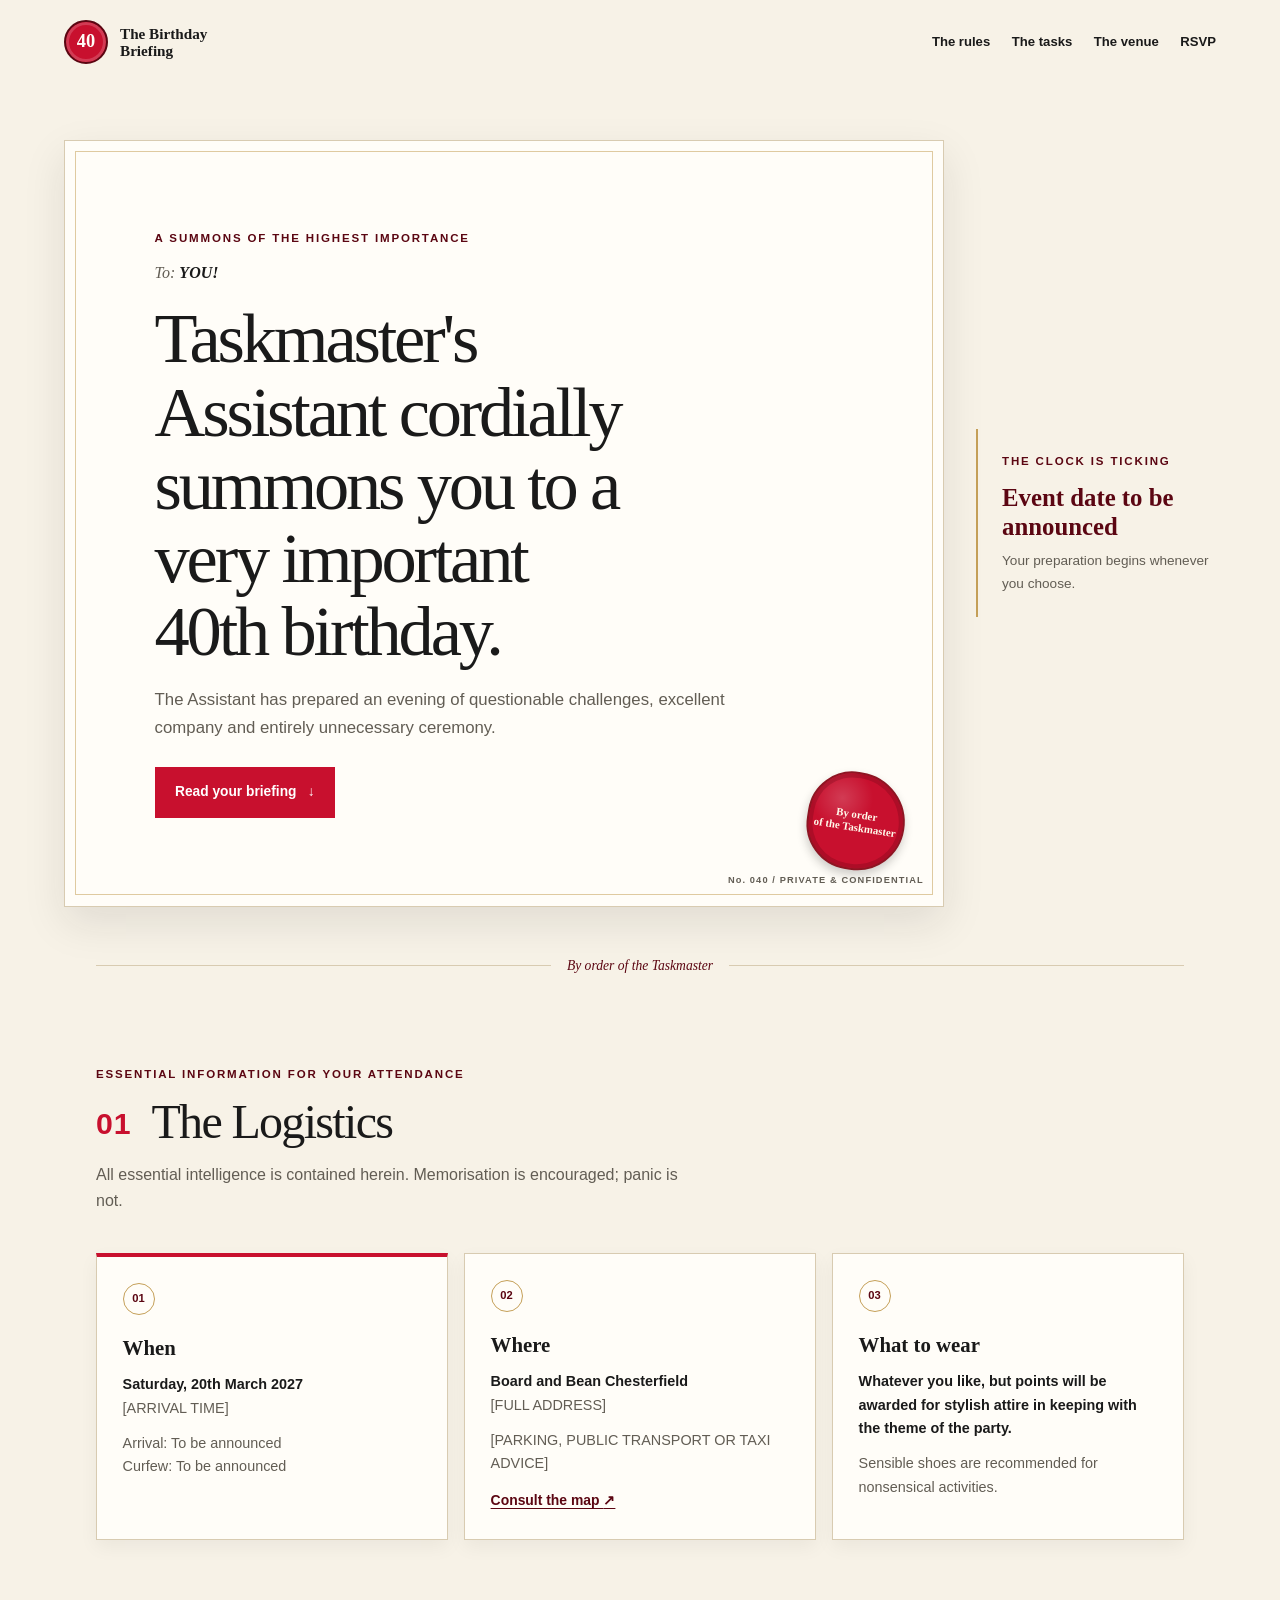
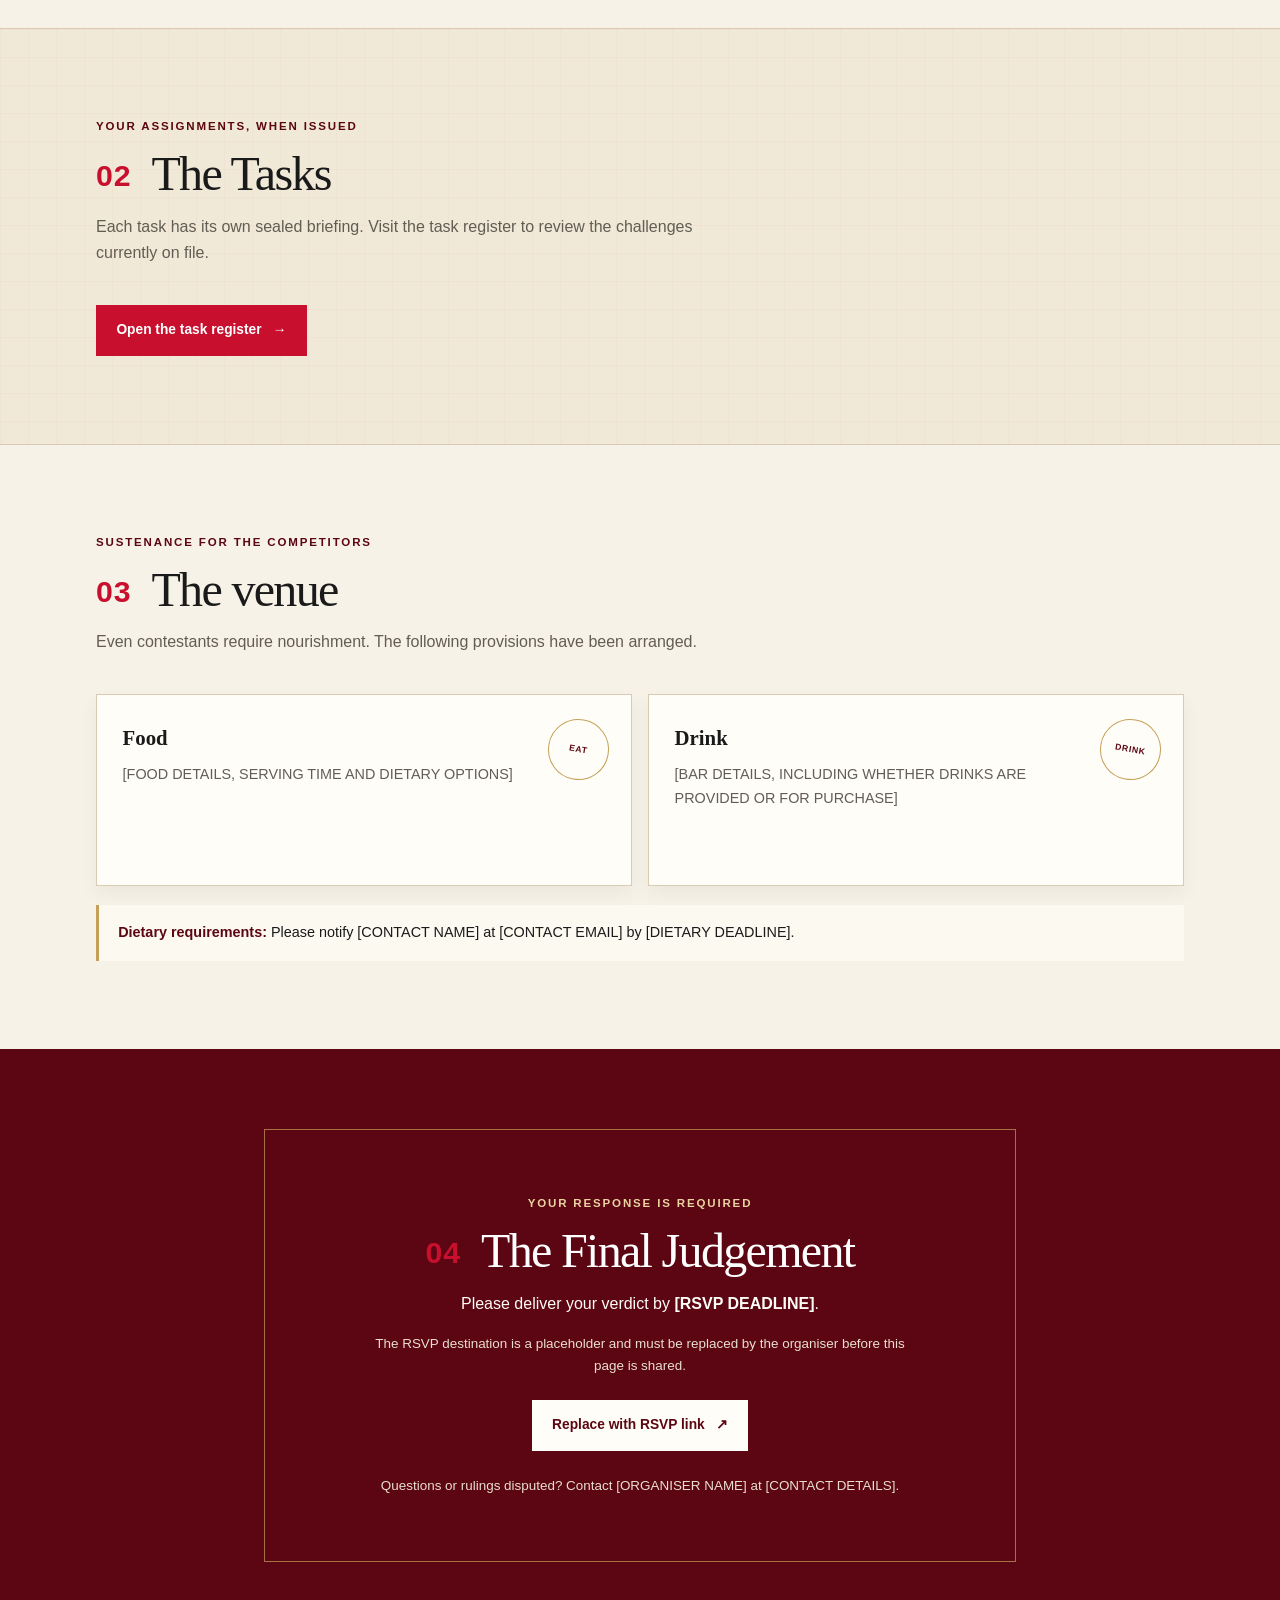
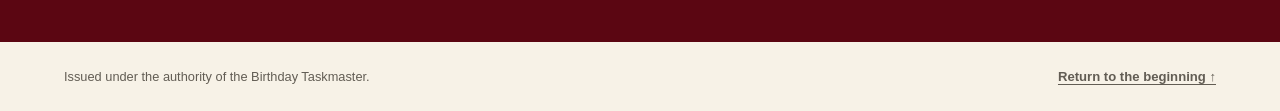
<file: index.html>
<!doctype html>
<html lang="en">
  <head>
    <meta charset="utf-8">
    <meta name="viewport" content="width=device-width, initial-scale=1">
    <meta
      name="description"
      content="The official guest briefing for a Taskmaster-themed 40th birthday celebration."
    >
    <meta name="theme-color" content="#f7f2e7">
    <title>The Birthday Briefing | A 40th Birthday</title>
    <link rel="stylesheet" href="./assets/css/style.css">
    <script src="./assets/js/main.js" defer></script>
  </head>
  <body>
    <a class="skip-link" href="#main-content">Skip to the briefing</a>
    <header class="site-header">
      <a class="wordmark" href="#top" aria-label="The Birthday Briefing, home">
        <span class="wordmark__seal" aria-hidden="true">40</span>
        <span class="wordmark__text">The Birthday<br>Briefing</span>
      </a>
      <nav class="site-nav" aria-label="Main navigation">
        <a href="./rules.html">The rules</a>
        <a href="./tasks/">The tasks</a>
        <a href="#venue">The venue</a>
        <a href="#rsvp">RSVP</a>
      </nav>
    </header>

    <main id="main-content">
      <section class="hero" id="top" aria-labelledby="hero-title">
        <div class="hero__paper">
          <p class="eyebrow">A summons of the highest importance</p>
          <p class="hero__recipient">To: <span>YOU!</span></p>
          <h1 id="hero-title">Taskmaster's Assistant cordially summons you to a very important 40th birthday.</h1>
          <p class="hero__intro">
            The Assistant has prepared an evening of questionable challenges,
            excellent company and entirely unnecessary ceremony.
          </p>
          <a class="button button--red" href="#logistics">Read your briefing <span aria-hidden="true">↓</span></a>
          <div class="hero__seal" aria-hidden="true"><span>By order<br>of the Taskmaster</span></div>
          <span class="hero__serial" aria-hidden="true">No. 040 / PRIVATE &amp; CONFIDENTIAL</span>
        </div>

        <aside class="countdown" aria-label="Countdown to the celebration">
          <p class="eyebrow">The clock is ticking</p>
          <p class="countdown__value" data-countdown data-event-date="" aria-live="off">
            Event date to be announced
          </p>
          <p class="countdown__note">Your preparation begins whenever you choose.</p>
        </aside>
      </section>

      <div class="section-rule" aria-hidden="true"><span>By order of the Taskmaster</span></div>

      <section class="content-section logistics-section" id="logistics" aria-labelledby="logistics-title">
        <div class="section-heading">
          <p class="eyebrow">Essential information for your attendance</p>
          <h2 id="logistics-title"><span class="section-number">01</span> The Logistics</h2>
          <p>All essential intelligence is contained herein. Memorisation is encouraged; panic is not.</p>
        </div>
        <div class="rules-grid">
          <article class="rule-card rule-card--date">
            <span class="rule-card__icon" aria-hidden="true">01</span>
            <h3>When</h3>
            <p><strong>Saturday, 20th March 2027</strong><br>[ARRIVAL TIME]</strong></p>
            <p>Arrival: To be announced<br>Curfew: To be announced</p>
          </article>
          <article class="rule-card">
            <span class="rule-card__icon" aria-hidden="true">02</span>
            <h3>Where</h3>
            <p><strong>Board and Bean Chesterfield</strong><br>[FULL ADDRESS]</p>
            <p>[PARKING, PUBLIC TRANSPORT OR TAXI ADVICE]</p>
            <a
              class="text-link"
              href="https://maps.google.com/?q=VENUE+ADDRESS"
              target="_blank"
              rel="noopener noreferrer"
            >Consult the map <span aria-hidden="true">↗</span></a>
          </article>
          <article class="rule-card">
            <span class="rule-card__icon" aria-hidden="true">03</span>
            <h3>What to wear</h3>
            <p><strong>Whatever you like, but points will be awarded for stylish attire in keeping with the theme of the party.</strong></p>
            <p>Sensible shoes are recommended for nonsensical activities.</p>
          </article>
        </div>
      </section>

      <section class="tasks-section" id="tasks" aria-labelledby="tasks-title">
        <div class="content-section">
          <div class="section-heading">
            <p class="eyebrow">Your assignments, when issued</p>
            <h2 id="tasks-title"><span class="section-number">02</span> The Tasks</h2>
            <p>Each task has its own sealed briefing. Visit the task register to review the challenges currently on file.</p>
          </div>
          <a class="button button--red" href="./tasks/">Open the task register <span aria-hidden="true">→</span></a>
        </div>
      </section>

      <section class="content-section venue-section" id="venue" aria-labelledby="venue-title">
        <div class="section-heading">
          <p class="eyebrow">Sustenance for the competitors</p>
          <h2 id="venue-title"><span class="section-number">03</span> The venue</h2>
          <p>Even contestants require nourishment. The following provisions have been arranged.</p>
        </div>
        <div class="venue-grid">
          <article class="ration-card">
            <span class="ration-card__stamp" aria-hidden="true">EAT</span>
            <h3>Food</h3>
            <p>[FOOD DETAILS, SERVING TIME AND DIETARY OPTIONS]</p>
          </article>
          <article class="ration-card">
            <span class="ration-card__stamp" aria-hidden="true">DRINK</span>
            <h3>Drink</h3>
            <p>[BAR DETAILS, INCLUDING WHETHER DRINKS ARE PROVIDED OR FOR PURCHASE]</p>
          </article>
        </div>
        <p class="dietary-note">
          <strong>Dietary requirements:</strong> Please notify [CONTACT NAME] at
          [CONTACT EMAIL] by [DIETARY DEADLINE].
        </p>
      </section>

      <section class="judgement-section" id="rsvp" aria-labelledby="rsvp-title">
        <div class="judgement-card">
          <p class="eyebrow">Your response is required</p>
          <h2 id="rsvp-title"><span class="section-number">04</span> The Final Judgement</h2>
          <p>Please deliver your verdict by <strong>[RSVP DEADLINE]</strong>.</p>
          <p class="judgement-card__note">
            The RSVP destination is a placeholder and must be replaced by the organiser before this page is shared.
          </p>
          <a
            class="button button--light"
            href="https://example.com/replace-with-rsvp-form"
            target="_blank"
            rel="noopener noreferrer"
          >Replace with RSVP link <span aria-hidden="true">↗</span></a>
          <p class="judgement-card__contact">Questions or rulings disputed? Contact [ORGANISER NAME] at [CONTACT DETAILS].</p>
        </div>
      </section>
    </main>

    <footer class="site-footer">
      <p>Issued under the authority of the Birthday Taskmaster.</p>
      <a href="#top">Return to the beginning ↑</a>
    </footer>
  </body>
</html>
</file>
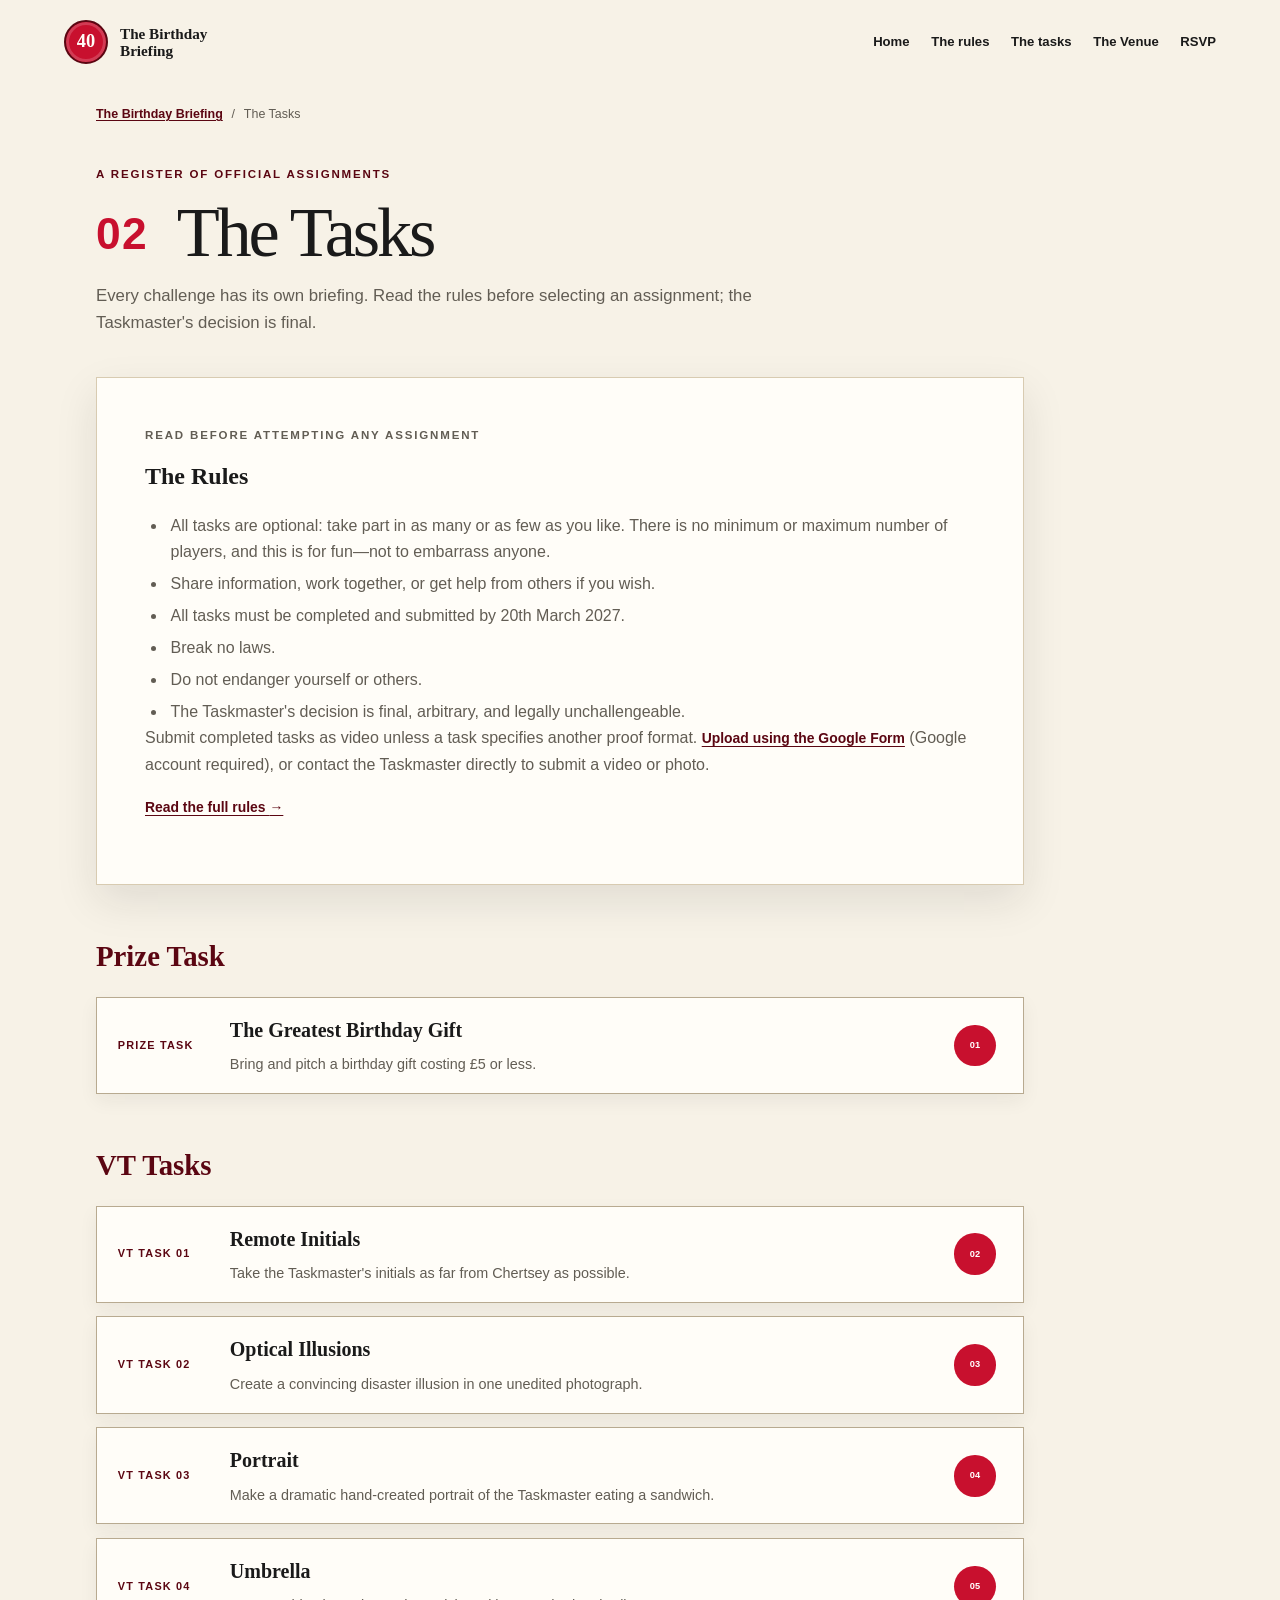
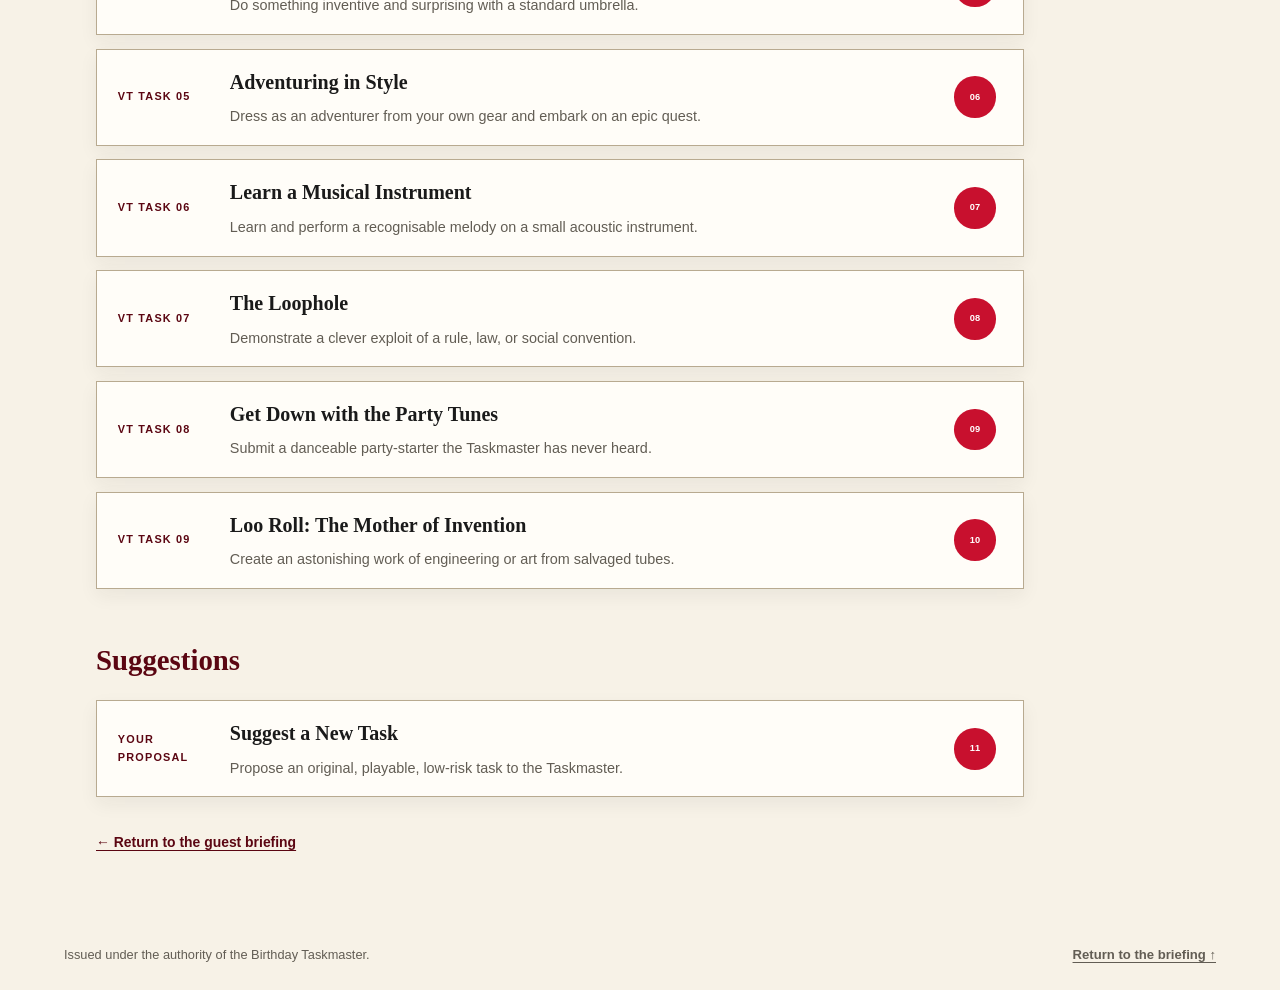
<file: tasks/index.html>
<!doctype html>
<html lang="en">
  <head>
    <meta charset="utf-8">
    <meta name="viewport" content="width=device-width, initial-scale=1">
    <meta
      name="description"
      content="The official register of birthday tasks and contestant briefings."
    >
    <meta name="theme-color" content="#f7f2e7">
    <title>The Task Register | The Birthday Briefing</title>
    <link rel="stylesheet" href="../assets/css/style.css">
  </head>
  <body>
    <a class="skip-link" href="#main-content">Skip to the task register</a>
    <header class="site-header">
      <a class="wordmark" href="../index.html" aria-label="The Birthday Briefing, home">
        <span class="wordmark__seal" aria-hidden="true">40</span>
        <span class="wordmark__text">The Birthday<br>Briefing</span>
      </a>
      <nav class="site-nav" aria-label="Main navigation">
        <a href="../index.html">Home</a>
        <a href="../rules.html">The rules</a>
        <a href="./" aria-current="page">The tasks</a>
        <a href="../index.html#venue">The Venue</a>
        <a href="../index.html#rsvp">RSVP</a>
      </nav>
    </header>

    <main class="document-main" id="main-content">
      <p class="breadcrumb"><a href="../index.html">The Birthday Briefing</a> <span aria-hidden="true">/</span> The Tasks</p>
      <section class="page-intro" aria-labelledby="page-title">
        <p class="eyebrow">A register of official assignments</p>
        <h1 id="page-title"><span class="section-number">02</span> The Tasks</h1>
        <p>Every challenge has its own briefing. Read the rules before selecting an assignment; the Taskmaster's decision is final.</p>
      </section>

      <section class="task-detail__paper register-rules" aria-labelledby="rules-title">
        <p class="eyebrow">Read before attempting any assignment</p>
        <h2 id="rules-title">The Rules</h2>
        <ul>
          <li>All tasks are optional: take part in as many or as few as you like. There is no minimum or maximum number of players, and this is for fun—not to embarrass anyone.</li>
          <li>Share information, work together, or get help from others if you wish.</li>
          <li>All tasks must be completed and submitted by 20th March 2027.</li>
          <li>Break no laws.</li>
          <li>Do not endanger yourself or others.</li>
          <li>The Taskmaster's decision is final, arbitrary, and legally unchallengeable.</li>
        </ul>
        <p>Submit completed tasks as video unless a task specifies another proof format. <a class="text-link" href="https://forms.gle/rJRY5DMnS42U3ZXMA" target="_blank" rel="noopener noreferrer">Upload using the Google Form</a> (Google account required), or contact the Taskmaster directly to submit a video or photo.</p>
        <p><a class="text-link" href="../rules.html">Read the full rules <span aria-hidden="true">→</span></a></p>
      </section>

      <section class="task-register-section" aria-labelledby="prize-tasks-title">
        <h2 id="prize-tasks-title">Prize Task</h2>
        <div class="task-index">
          <a class="task-card" href="./prize-task.html">
            <span class="task-card__number">Prize task</span>
            <span class="task-card__title">The Greatest Birthday Gift</span>
            <span class="task-card__description">Bring and pitch a birthday gift costing £5 or less.</span>
            <span class="task-card__seal" aria-hidden="true">01</span>
          </a>
        </div>
      </section>

      <section class="task-register-section" aria-labelledby="vt-tasks-title">
        <h2 id="vt-tasks-title">VT Tasks</h2>
        <div class="task-index">
          <a class="task-card" href="./remote-initials.html">
            <span class="task-card__number">VT task 01</span>
            <span class="task-card__title">Remote Initials</span>
            <span class="task-card__description">Take the Taskmaster's initials as far from Chertsey as possible.</span>
            <span class="task-card__seal" aria-hidden="true">02</span>
          </a>
          <a class="task-card" href="./optical-illusions.html">
            <span class="task-card__number">VT task 02</span>
            <span class="task-card__title">Optical Illusions</span>
            <span class="task-card__description">Create a convincing disaster illusion in one unedited photograph.</span>
            <span class="task-card__seal" aria-hidden="true">03</span>
          </a>
          <a class="task-card" href="./portrait.html">
            <span class="task-card__number">VT task 03</span>
            <span class="task-card__title">Portrait</span>
            <span class="task-card__description">Make a dramatic hand-created portrait of the Taskmaster eating a sandwich.</span>
            <span class="task-card__seal" aria-hidden="true">04</span>
          </a>
          <a class="task-card" href="./umbrella.html">
            <span class="task-card__number">VT task 04</span>
            <span class="task-card__title">Umbrella</span>
            <span class="task-card__description">Do something inventive and surprising with a standard umbrella.</span>
            <span class="task-card__seal" aria-hidden="true">05</span>
          </a>
          <a class="task-card" href="./adventuring-in-style.html">
            <span class="task-card__number">VT task 05</span>
            <span class="task-card__title">Adventuring in Style</span>
            <span class="task-card__description">Dress as an adventurer from your own gear and embark on an epic quest.</span>
            <span class="task-card__seal" aria-hidden="true">06</span>
          </a>
          <a class="task-card" href="./learn-a-musical-instrument.html">
            <span class="task-card__number">VT task 06</span>
            <span class="task-card__title">Learn a Musical Instrument</span>
            <span class="task-card__description">Learn and perform a recognisable melody on a small acoustic instrument.</span>
            <span class="task-card__seal" aria-hidden="true">07</span>
          </a>
          <a class="task-card" href="./the-loophole.html">
            <span class="task-card__number">VT task 07</span>
            <span class="task-card__title">The Loophole</span>
            <span class="task-card__description">Demonstrate a clever exploit of a rule, law, or social convention.</span>
            <span class="task-card__seal" aria-hidden="true">08</span>
          </a>
          <a class="task-card" href="./party-tunes.html">
            <span class="task-card__number">VT task 08</span>
            <span class="task-card__title">Get Down with the Party Tunes</span>
            <span class="task-card__description">Submit a danceable party-starter the Taskmaster has never heard.</span>
            <span class="task-card__seal" aria-hidden="true">09</span>
          </a>
          <a class="task-card" href="./loo-roll-mother-of-invention.html">
            <span class="task-card__number">VT task 09</span>
            <span class="task-card__title">Loo Roll: The Mother of Invention</span>
            <span class="task-card__description">Create an astonishing work of engineering or art from salvaged tubes.</span>
            <span class="task-card__seal" aria-hidden="true">10</span>
          </a>
        </div>
      </section>

      <section class="task-register-section" aria-labelledby="suggest-task-title">
        <h2 id="suggest-task-title">Suggestions</h2>
        <div class="task-index">
          <a class="task-card" href="./suggest-a-new-task.html">
            <span class="task-card__number">Your proposal</span>
            <span class="task-card__title">Suggest a New Task</span>
            <span class="task-card__description">Propose an original, playable, low-risk task to the Taskmaster.</span>
            <span class="task-card__seal" aria-hidden="true">11</span>
          </a>
        </div>
      </section>

      <p class="page-actions"><a class="text-link" href="../index.html">← Return to the guest briefing</a></p>
    </main>

    <footer class="site-footer">
      <p>Issued under the authority of the Birthday Taskmaster.</p>
      <a href="../index.html">Return to the briefing ↑</a>
    </footer>
  </body>
</html>
</file>
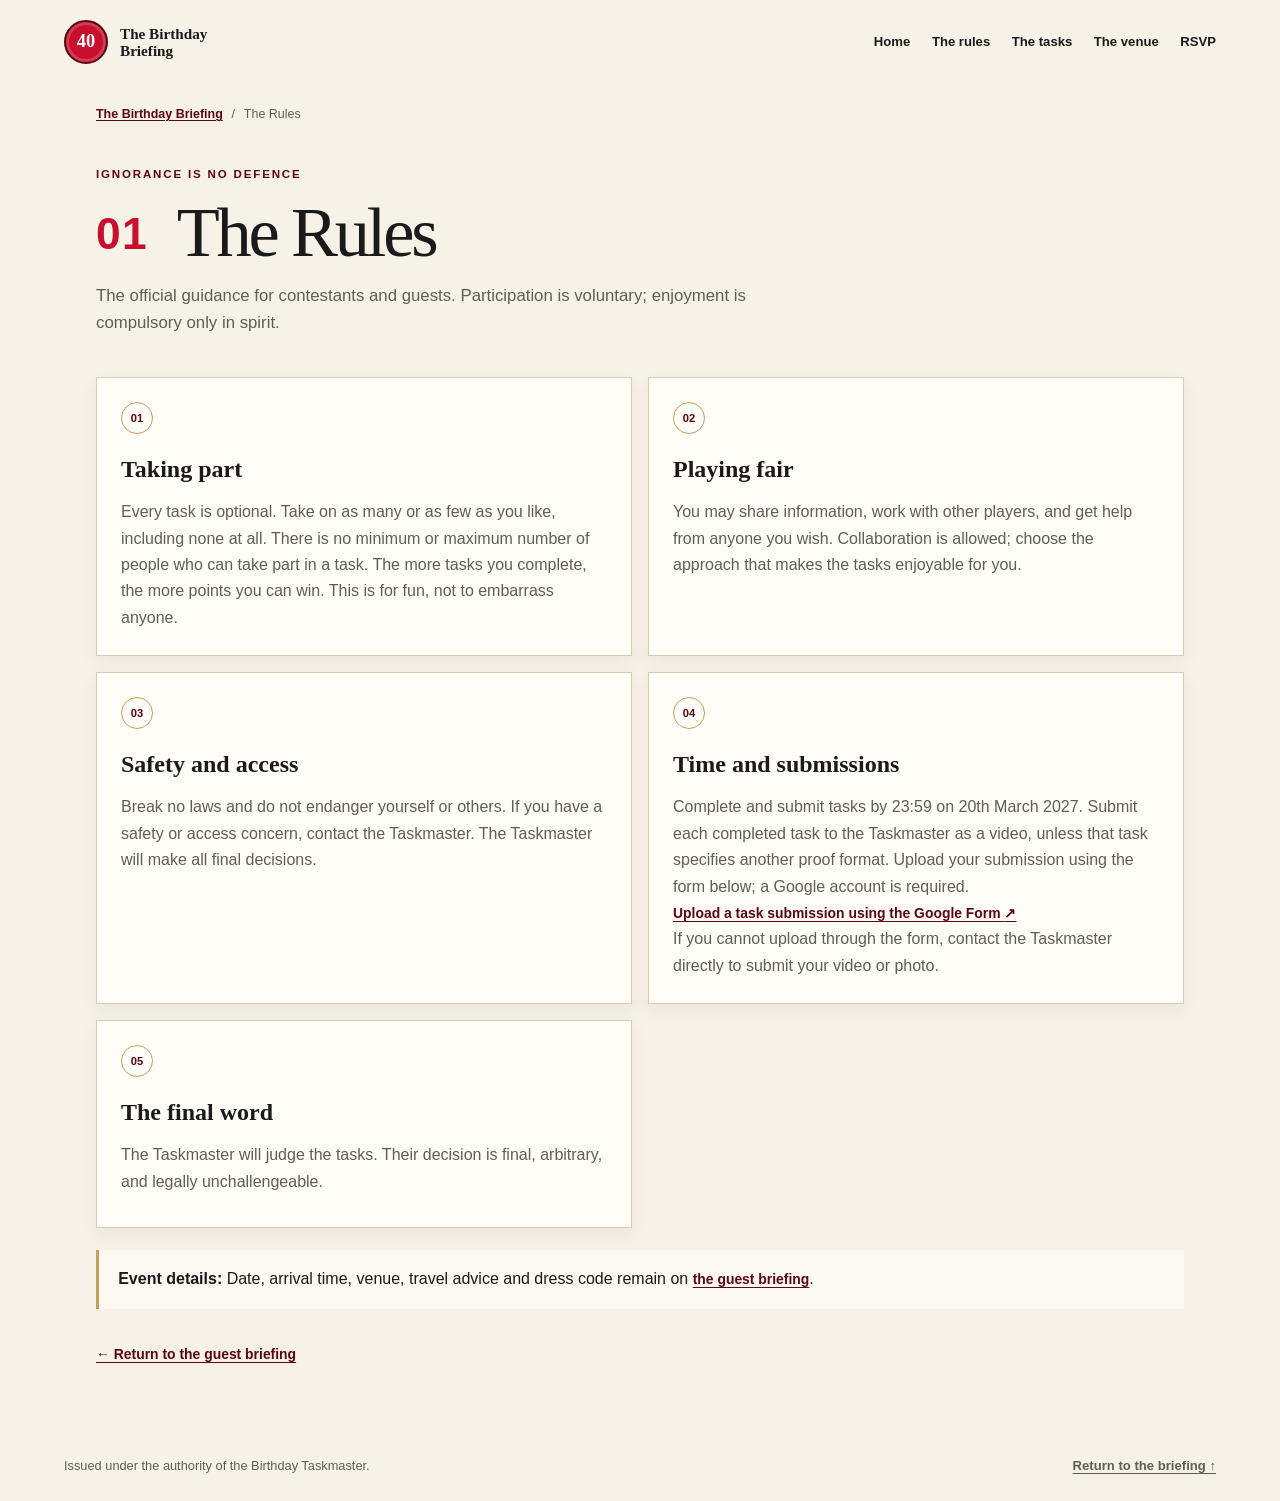
<file: rules.html>
<!doctype html>
<html lang="en">
  <head>
    <meta charset="utf-8">
    <meta name="viewport" content="width=device-width, initial-scale=1">
    <meta
      name="description"
      content="The official rules and guidance for the Taskmaster-themed birthday celebration."
    >
    <meta name="theme-color" content="#f7f2e7">
    <title>The Rules | The Birthday Briefing</title>
    <link rel="stylesheet" href="./assets/css/style.css">
  </head>
  <body>
    <a class="skip-link" href="#main-content">Skip to the rules</a>
    <header class="site-header">
      <a class="wordmark" href="./index.html" aria-label="The Birthday Briefing, home">
        <span class="wordmark__seal" aria-hidden="true">40</span>
        <span class="wordmark__text">The Birthday<br>Briefing</span>
      </a>
      <nav class="site-nav" aria-label="Main navigation">
        <a href="./index.html">Home</a>
        <a href="./rules.html" aria-current="page">The rules</a>
        <a href="./tasks/">The tasks</a>
        <a href="./index.html#venue">The venue</a>
        <a href="./index.html#rsvp">RSVP</a>
      </nav>
    </header>

    <main class="document-main" id="main-content">
      <p class="breadcrumb"><a href="./index.html">The Birthday Briefing</a> <span aria-hidden="true">/</span> The Rules</p>
      <section class="page-intro" aria-labelledby="page-title">
        <p class="eyebrow">Ignorance is no defence</p>
        <h1 id="page-title"><span class="section-number">01</span> The Rules</h1>
        <p>The official guidance for contestants and guests. Participation is voluntary; enjoyment is compulsory only in spirit.</p>
      </section>

      <div class="rules-list">
        <section class="rules-page-card">
          <span class="rule-card__icon" aria-hidden="true">01</span>
          <h2>Taking part</h2>
          <p>Every task is optional. Take on as many or as few as you like, including none at all. There is no minimum or maximum number of people who can take part in a task. The more tasks you complete, the more points you can win. This is for fun, not to embarrass anyone.</p>
        </section>
        <section class="rules-page-card">
          <span class="rule-card__icon" aria-hidden="true">02</span>
          <h2>Playing fair</h2>
          <p>You may share information, work with other players, and get help from anyone you wish. Collaboration is allowed; choose the approach that makes the tasks enjoyable for you.</p>
        </section>
        <section class="rules-page-card">
          <span class="rule-card__icon" aria-hidden="true">03</span>
          <h2>Safety and access</h2>
          <p>Break no laws and do not endanger yourself or others. If you have a safety or access concern, contact the Taskmaster. The Taskmaster will make all final decisions.</p>
        </section>
        <section class="rules-page-card">
          <span class="rule-card__icon" aria-hidden="true">04</span>
          <h2>Time and submissions</h2>
          <p>Complete and submit tasks by 23:59 on 20th March 2027. Submit each completed task to the Taskmaster as a video, unless that task specifies another proof format. Upload your submission using the form below; a Google account is required.</p>
          <p><a class="text-link" href="https://forms.gle/rJRY5DMnS42U3ZXMA" target="_blank" rel="noopener noreferrer">Upload a task submission using the Google Form <span aria-hidden="true">↗</span></a></p>
          <p>If you cannot upload through the form, contact the Taskmaster directly to submit your video or photo.</p>
        </section>
        <section class="rules-page-card">
          <span class="rule-card__icon" aria-hidden="true">05</span>
          <h2>The final word</h2>
          <p>The Taskmaster will judge the tasks. Their decision is final, arbitrary, and legally unchallengeable.</p>
        </section>
      </div>

      <aside class="rules-notice">
        <strong>Event details:</strong> Date, arrival time, venue, travel advice and dress code remain on
        <a class="text-link" href="./index.html#logistics">the guest briefing</a>.
      </aside>
      <p class="page-actions"><a class="text-link" href="./index.html">← Return to the guest briefing</a></p>
    </main>

    <footer class="site-footer">
      <p>Issued under the authority of the Birthday Taskmaster.</p>
      <a href="./index.html">Return to the briefing ↑</a>
    </footer>
  </body>
</html>
</file>
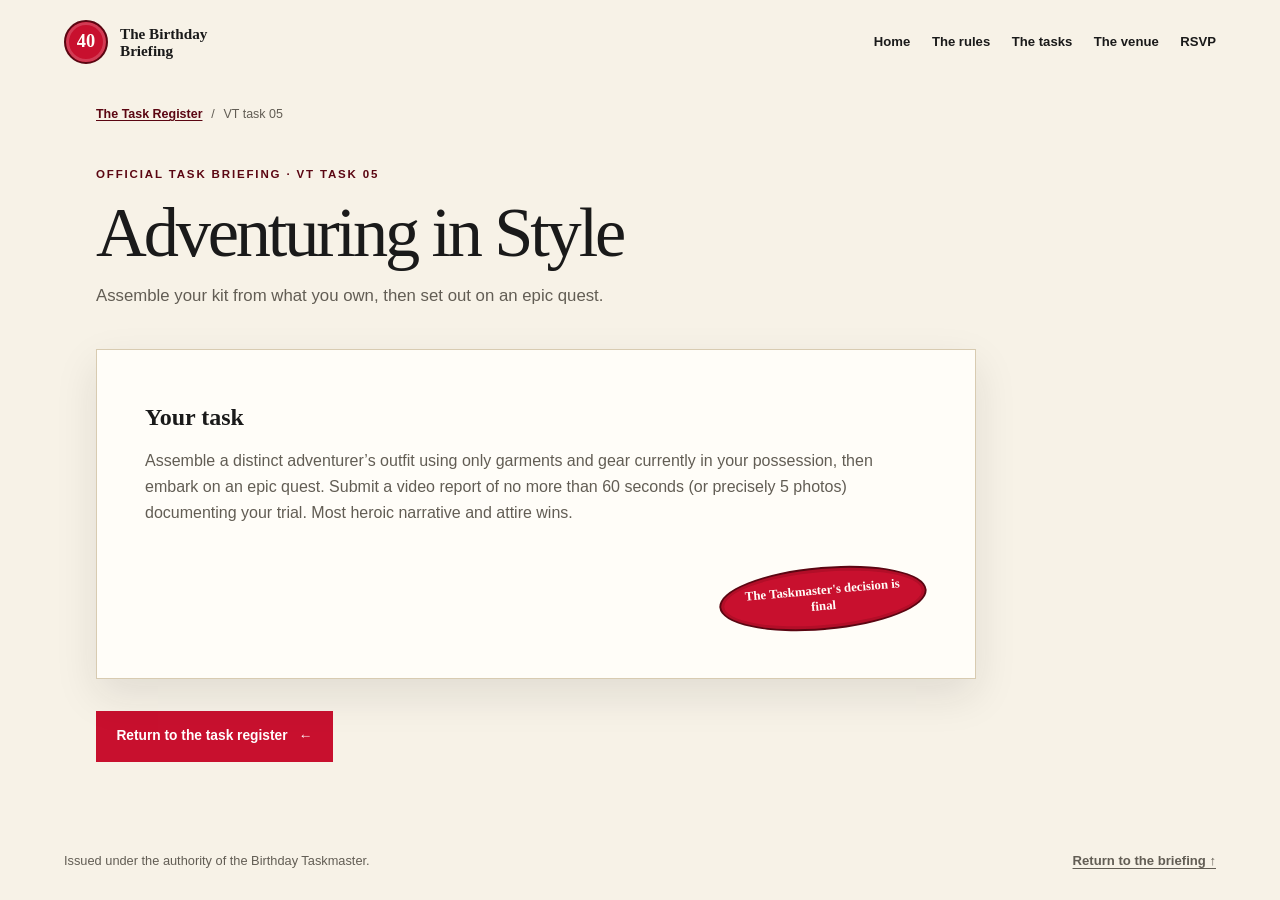
<file: tasks/adventuring-in-style.html>
<!doctype html>
<html lang="en">
  <head>
    <meta charset="utf-8">
    <meta name="viewport" content="width=device-width, initial-scale=1">
    <meta name="description" content="The official Adventuring in Style VT task briefing.">
    <meta name="theme-color" content="#f7f2e7">
    <title>Adventuring in Style | The Birthday Briefing</title>
    <link rel="stylesheet" href="../assets/css/style.css">
  </head>
  <body>
    <a class="skip-link" href="#main-content">Skip to the task briefing</a>
    <header class="site-header">
      <a class="wordmark" href="../index.html" aria-label="The Birthday Briefing, home">
        <span class="wordmark__seal" aria-hidden="true">40</span>
        <span class="wordmark__text">The Birthday<br>Briefing</span>
      </a>
      <nav class="site-nav" aria-label="Main navigation">
        <a href="../index.html">Home</a>
        <a href="../rules.html">The rules</a>
        <a href="./" aria-current="page">The tasks</a>
        <a href="../index.html#venue">The venue</a>
        <a href="../index.html#rsvp">RSVP</a>
      </nav>
    </header>
    <main class="document-main" id="main-content">
      <p class="breadcrumb"><a href="./">The Task Register</a> <span aria-hidden="true">/</span> VT task 05</p>
      <article class="task-detail" aria-labelledby="page-title">
        <header class="page-intro">
          <p class="eyebrow">Official task briefing · VT task 05</p>
          <h1 id="page-title">Adventuring in Style</h1>
          <p>Assemble your kit from what you own, then set out on an epic quest.</p>
        </header>
        <div class="task-detail__paper">
          <section aria-labelledby="instruction-title">
            <h2 id="instruction-title">Your task</h2>
            <p>Assemble a distinct adventurer’s outfit using only garments and gear currently in your possession, then embark on an epic quest. Submit a video report of no more than 60 seconds (or precisely 5 photos) documenting your trial. Most heroic narrative and attire wins.</p>
          </section>
          <p class="task-detail__seal" aria-label="The Taskmaster's decision is final">The Taskmaster's decision is final</p>
        </div>
      </article>
      <p class="page-actions"><a class="button button--red" href="./">Return to the task register <span aria-hidden="true">←</span></a></p>
    </main>
    <footer class="site-footer">
      <p>Issued under the authority of the Birthday Taskmaster.</p>
      <a href="../index.html">Return to the briefing ↑</a>
    </footer>
  </body>
</html>
</file>
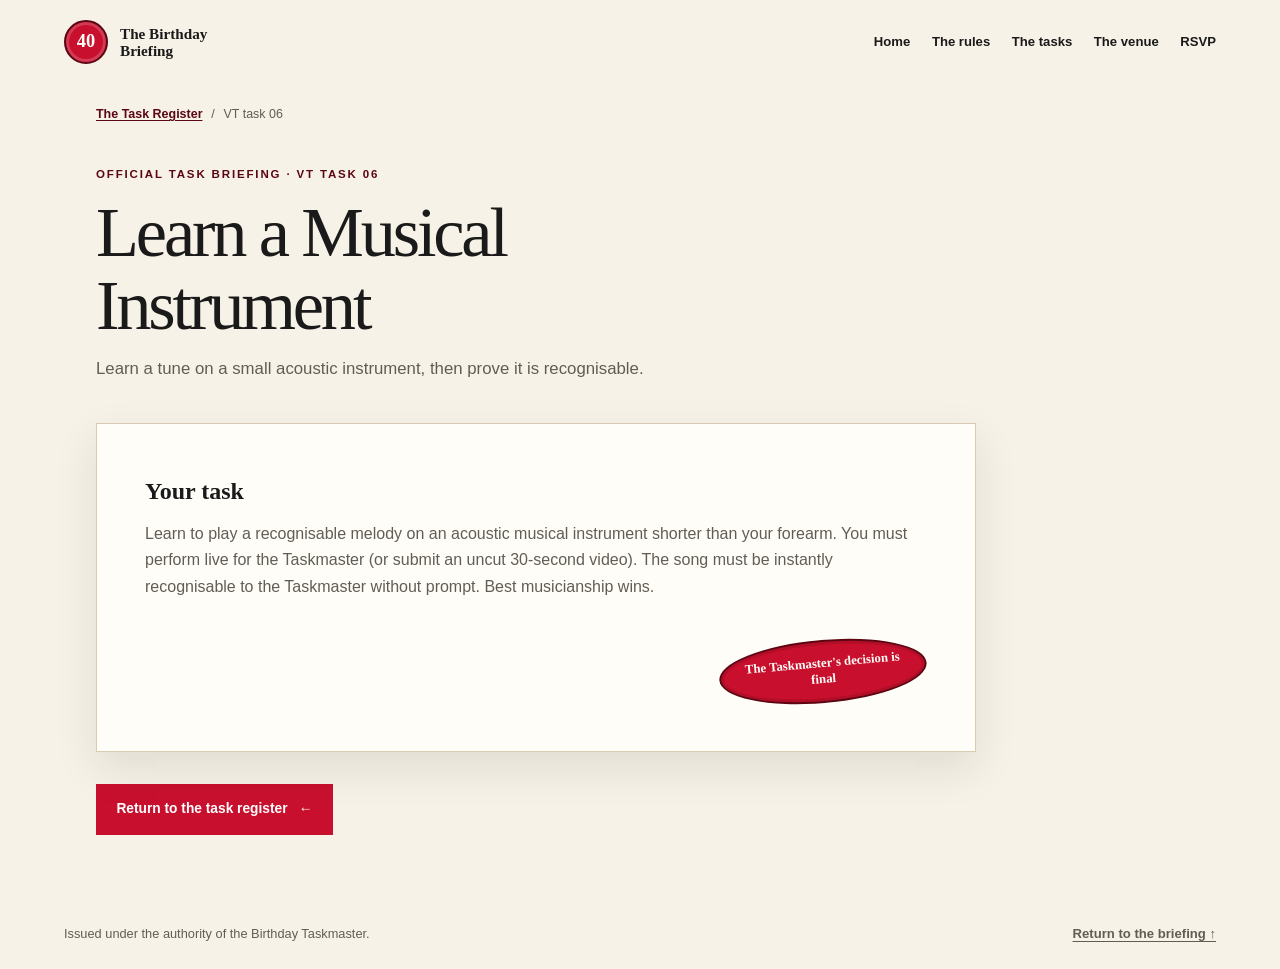
<file: tasks/learn-a-musical-instrument.html>
<!doctype html>
<html lang="en">
  <head>
    <meta charset="utf-8">
    <meta name="viewport" content="width=device-width, initial-scale=1">
    <meta name="description" content="The official Learn a Musical Instrument VT task briefing.">
    <meta name="theme-color" content="#f7f2e7">
    <title>Learn a Musical Instrument | The Birthday Briefing</title>
    <link rel="stylesheet" href="../assets/css/style.css">
  </head>
  <body>
    <a class="skip-link" href="#main-content">Skip to the task briefing</a>
    <header class="site-header">
      <a class="wordmark" href="../index.html" aria-label="The Birthday Briefing, home">
        <span class="wordmark__seal" aria-hidden="true">40</span>
        <span class="wordmark__text">The Birthday<br>Briefing</span>
      </a>
      <nav class="site-nav" aria-label="Main navigation">
        <a href="../index.html">Home</a>
        <a href="../rules.html">The rules</a>
        <a href="./" aria-current="page">The tasks</a>
        <a href="../index.html#venue">The venue</a>
        <a href="../index.html#rsvp">RSVP</a>
      </nav>
    </header>
    <main class="document-main" id="main-content">
      <p class="breadcrumb"><a href="./">The Task Register</a> <span aria-hidden="true">/</span> VT task 06</p>
      <article class="task-detail" aria-labelledby="page-title">
        <header class="page-intro">
          <p class="eyebrow">Official task briefing · VT task 06</p>
          <h1 id="page-title">Learn a Musical Instrument</h1>
          <p>Learn a tune on a small acoustic instrument, then prove it is recognisable.</p>
        </header>
        <div class="task-detail__paper">
          <section aria-labelledby="instruction-title">
            <h2 id="instruction-title">Your task</h2>
            <p>Learn to play a recognisable melody on an acoustic musical instrument shorter than your forearm. You must perform live for the Taskmaster (or submit an uncut 30-second video). The song must be instantly recognisable to the Taskmaster without prompt. Best musicianship wins.</p>
          </section>
          <p class="task-detail__seal" aria-label="The Taskmaster's decision is final">The Taskmaster's decision is final</p>
        </div>
      </article>
      <p class="page-actions"><a class="button button--red" href="./">Return to the task register <span aria-hidden="true">←</span></a></p>
    </main>
    <footer class="site-footer">
      <p>Issued under the authority of the Birthday Taskmaster.</p>
      <a href="../index.html">Return to the briefing ↑</a>
    </footer>
  </body>
</html>
</file>
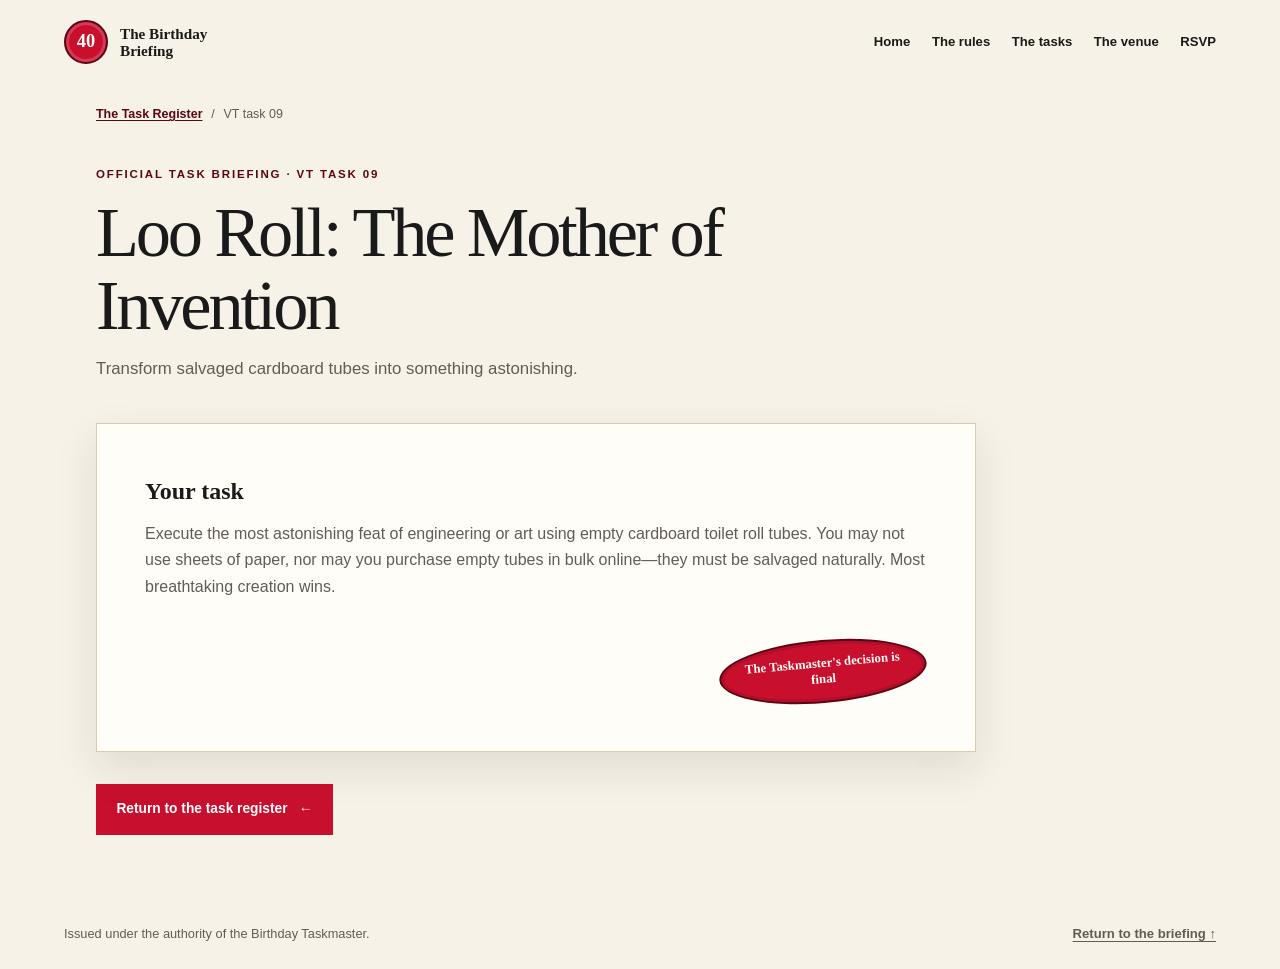
<file: tasks/loo-roll-mother-of-invention.html>
<!doctype html>
<html lang="en">
  <head>
    <meta charset="utf-8">
    <meta name="viewport" content="width=device-width, initial-scale=1">
    <meta name="description" content="The official Loo Roll: The Mother of Invention VT task briefing.">
    <meta name="theme-color" content="#f7f2e7">
    <title>Loo Roll: The Mother of Invention | The Birthday Briefing</title>
    <link rel="stylesheet" href="../assets/css/style.css">
  </head>
  <body>
    <a class="skip-link" href="#main-content">Skip to the task briefing</a>
    <header class="site-header">
      <a class="wordmark" href="../index.html" aria-label="The Birthday Briefing, home">
        <span class="wordmark__seal" aria-hidden="true">40</span>
        <span class="wordmark__text">The Birthday<br>Briefing</span>
      </a>
      <nav class="site-nav" aria-label="Main navigation">
        <a href="../index.html">Home</a>
        <a href="../rules.html">The rules</a>
        <a href="./" aria-current="page">The tasks</a>
        <a href="../index.html#venue">The venue</a>
        <a href="../index.html#rsvp">RSVP</a>
      </nav>
    </header>
    <main class="document-main" id="main-content">
      <p class="breadcrumb"><a href="./">The Task Register</a> <span aria-hidden="true">/</span> VT task 09</p>
      <article class="task-detail" aria-labelledby="page-title">
        <header class="page-intro">
          <p class="eyebrow">Official task briefing · VT task 09</p>
          <h1 id="page-title">Loo Roll: The Mother of Invention</h1>
          <p>Transform salvaged cardboard tubes into something astonishing.</p>
        </header>
        <div class="task-detail__paper">
          <section aria-labelledby="instruction-title">
            <h2 id="instruction-title">Your task</h2>
            <p>Execute the most astonishing feat of engineering or art using empty cardboard toilet roll tubes. You may not use sheets of paper, nor may you purchase empty tubes in bulk online—they must be salvaged naturally. Most breathtaking creation wins.</p>
          </section>
          <p class="task-detail__seal" aria-label="The Taskmaster's decision is final">The Taskmaster's decision is final</p>
        </div>
      </article>
      <p class="page-actions"><a class="button button--red" href="./">Return to the task register <span aria-hidden="true">←</span></a></p>
    </main>
    <footer class="site-footer">
      <p>Issued under the authority of the Birthday Taskmaster.</p>
      <a href="../index.html">Return to the briefing ↑</a>
    </footer>
  </body>
</html>
</file>
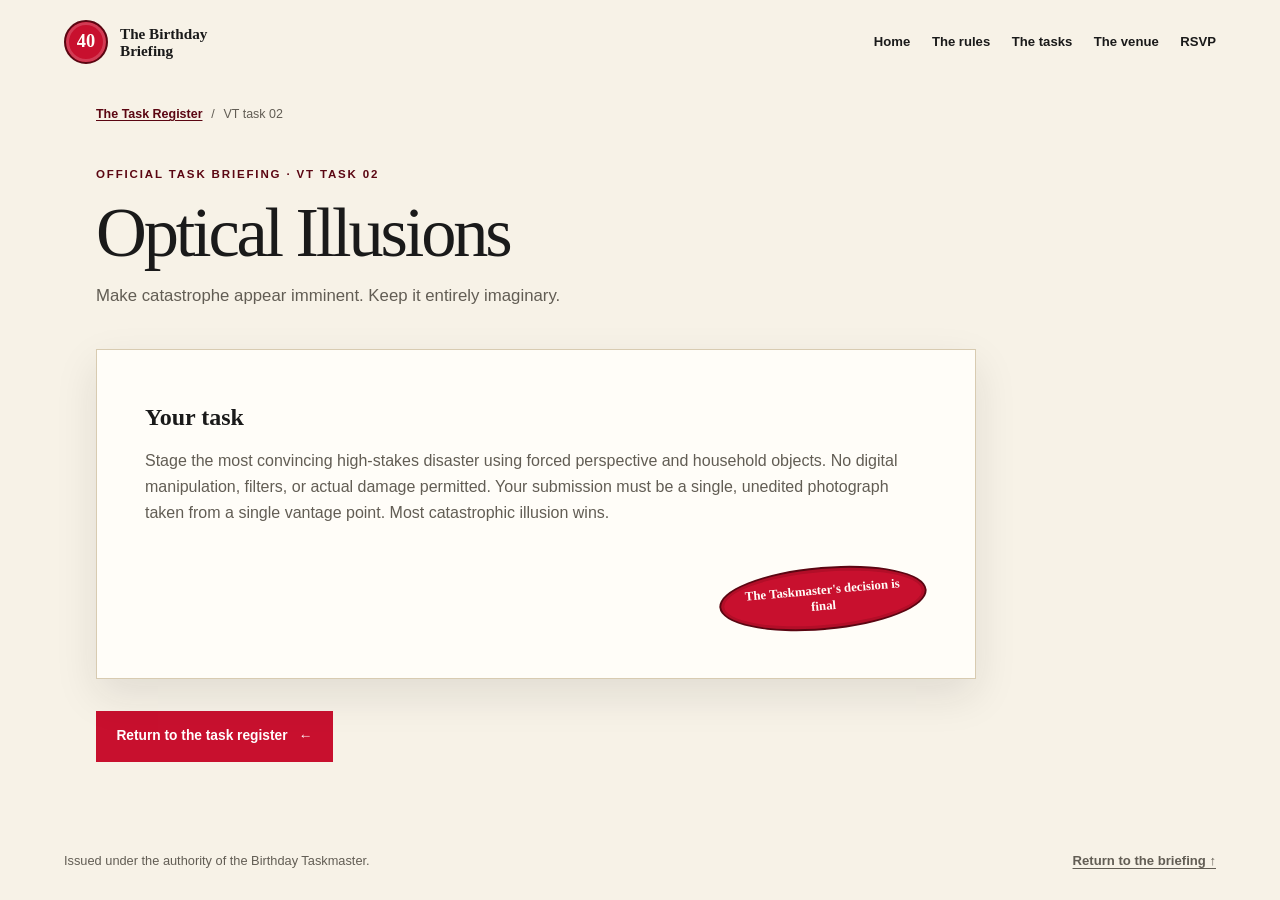
<file: tasks/optical-illusions.html>
<!doctype html>
<html lang="en">
  <head>
    <meta charset="utf-8">
    <meta name="viewport" content="width=device-width, initial-scale=1">
    <meta name="description" content="The official optical illusions VT task briefing.">
    <meta name="theme-color" content="#f7f2e7">
    <title>Optical Illusions | The Birthday Briefing</title>
    <link rel="stylesheet" href="../assets/css/style.css">
  </head>
  <body>
    <a class="skip-link" href="#main-content">Skip to the task briefing</a>
    <header class="site-header">
      <a class="wordmark" href="../index.html" aria-label="The Birthday Briefing, home">
        <span class="wordmark__seal" aria-hidden="true">40</span>
        <span class="wordmark__text">The Birthday<br>Briefing</span>
      </a>
      <nav class="site-nav" aria-label="Main navigation">
        <a href="../index.html">Home</a>
        <a href="../rules.html">The rules</a>
        <a href="./" aria-current="page">The tasks</a>
        <a href="../index.html#venue">The venue</a>
        <a href="../index.html#rsvp">RSVP</a>
      </nav>
    </header>
    <main class="document-main" id="main-content">
      <p class="breadcrumb"><a href="./">The Task Register</a> <span aria-hidden="true">/</span> VT task 02</p>
      <article class="task-detail" aria-labelledby="page-title">
        <header class="page-intro">
          <p class="eyebrow">Official task briefing · VT task 02</p>
          <h1 id="page-title">Optical Illusions</h1>
          <p>Make catastrophe appear imminent. Keep it entirely imaginary.</p>
        </header>
        <div class="task-detail__paper">
          <section aria-labelledby="instruction-title">
            <h2 id="instruction-title">Your task</h2>
            <p>Stage the most convincing high-stakes disaster using forced perspective and household objects. No digital manipulation, filters, or actual damage permitted. Your submission must be a single, unedited photograph taken from a single vantage point. Most catastrophic illusion wins.</p>
          </section>
          <p class="task-detail__seal" aria-label="The Taskmaster's decision is final">The Taskmaster's decision is final</p>
        </div>
      </article>
      <p class="page-actions"><a class="button button--red" href="./">Return to the task register <span aria-hidden="true">←</span></a></p>
    </main>
    <footer class="site-footer">
      <p>Issued under the authority of the Birthday Taskmaster.</p>
      <a href="../index.html">Return to the briefing ↑</a>
    </footer>
  </body>
</html>
</file>
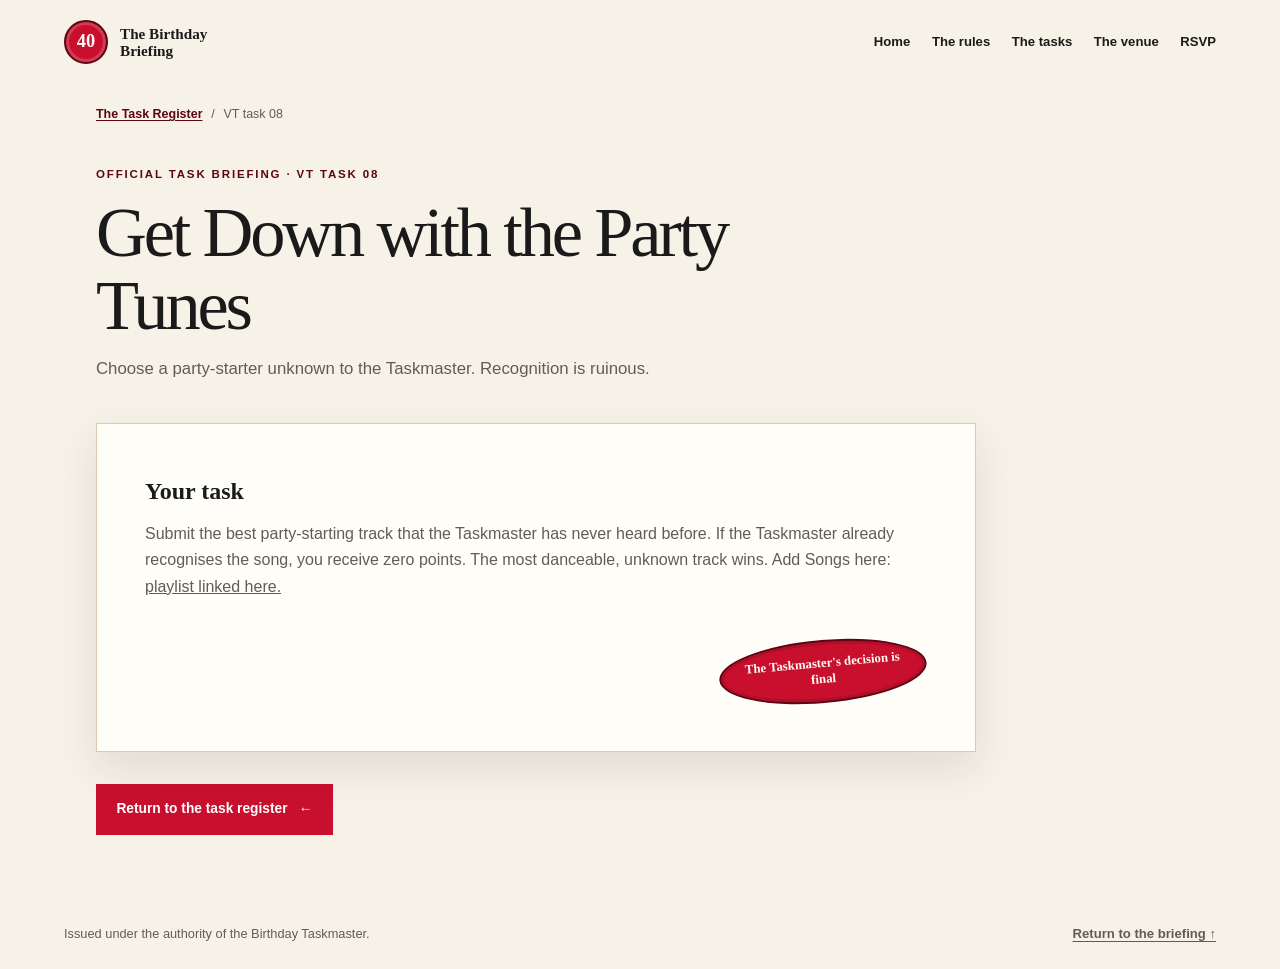
<file: tasks/party-tunes.html>
<!doctype html>
<html lang="en">
  <head>
    <meta charset="utf-8">
    <meta name="viewport" content="width=device-width, initial-scale=1">
    <meta name="description" content="The official party tunes VT task briefing.">
    <meta name="theme-color" content="#f7f2e7">
    <title>Get Down with the Party Tunes | The Birthday Briefing</title>
    <link rel="stylesheet" href="../assets/css/style.css">
  </head>
  <body>
    <a class="skip-link" href="#main-content">Skip to the task briefing</a>
    <header class="site-header">
      <a class="wordmark" href="../index.html" aria-label="The Birthday Briefing, home">
        <span class="wordmark__seal" aria-hidden="true">40</span>
        <span class="wordmark__text">The Birthday<br>Briefing</span>
      </a>
      <nav class="site-nav" aria-label="Main navigation">
        <a href="../index.html">Home</a>
        <a href="../rules.html">The rules</a>
        <a href="./" aria-current="page">The tasks</a>
        <a href="../index.html#venue">The venue</a>
        <a href="../index.html#rsvp">RSVP</a>
      </nav>
    </header>
    <main class="document-main" id="main-content">
      <p class="breadcrumb"><a href="./">The Task Register</a> <span aria-hidden="true">/</span> VT task 08</p>
      <article class="task-detail" aria-labelledby="page-title">
        <header class="page-intro">
          <p class="eyebrow">Official task briefing · VT task 08</p>
          <h1 id="page-title">Get Down with the Party Tunes</h1>
          <p>Choose a party-starter unknown to the Taskmaster. Recognition is ruinous.</p>
        </header>
        <div class="task-detail__paper">
          <section aria-labelledby="instruction-title">
            <h2 id="instruction-title">Your task</h2>
            <p>Submit the best party-starting track that the Taskmaster has never heard before. If the Taskmaster already recognises the song, you receive zero points. The most danceable, unknown track wins. Add Songs here: <a href="https://open.spotify.com/playlist/5mCSPlpec7DQ62lp2L6HYK?si=40e5e76da93341f9&pt=55a0b64f993aefe3c8f3b2d0141ed93a" target="_blank" rel="noopener noreferrer">playlist linked here.</a></p>
          </section>
          <p class="task-detail__seal" aria-label="The Taskmaster's decision is final">The Taskmaster's decision is final</p>
        </div>
      </article>
      <p class="page-actions"><a class="button button--red" href="./">Return to the task register <span aria-hidden="true">←</span></a></p>
    </main>
    <footer class="site-footer">
      <p>Issued under the authority of the Birthday Taskmaster.</p>
      <a href="../index.html">Return to the briefing ↑</a>
    </footer>
  </body>
</html>
</file>
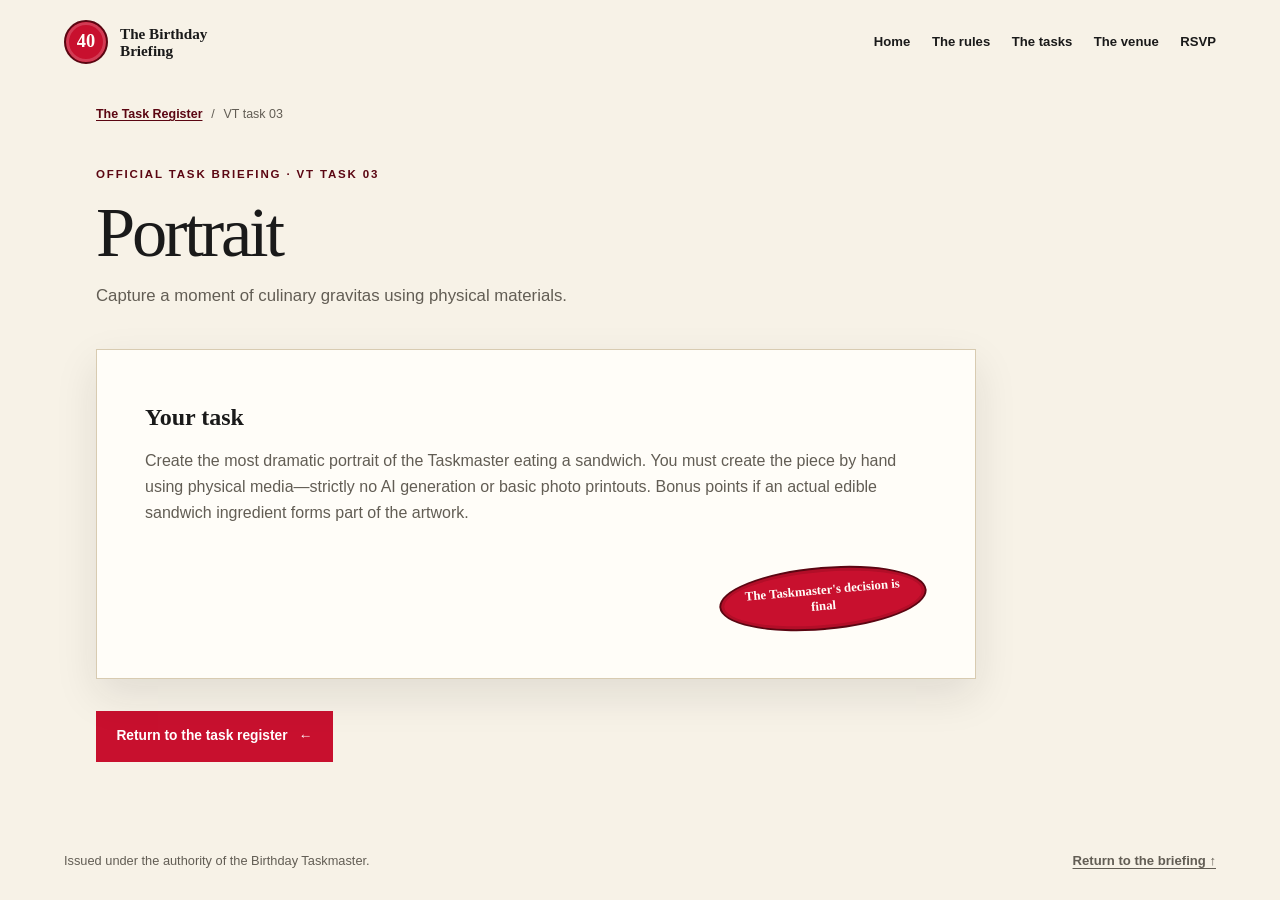
<file: tasks/portrait.html>
<!doctype html>
<html lang="en">
  <head>
    <meta charset="utf-8">
    <meta name="viewport" content="width=device-width, initial-scale=1">
    <meta name="description" content="The official portrait VT task briefing.">
    <meta name="theme-color" content="#f7f2e7">
    <title>Portrait | The Birthday Briefing</title>
    <link rel="stylesheet" href="../assets/css/style.css">
  </head>
  <body>
    <a class="skip-link" href="#main-content">Skip to the task briefing</a>
    <header class="site-header">
      <a class="wordmark" href="../index.html" aria-label="The Birthday Briefing, home">
        <span class="wordmark__seal" aria-hidden="true">40</span>
        <span class="wordmark__text">The Birthday<br>Briefing</span>
      </a>
      <nav class="site-nav" aria-label="Main navigation">
        <a href="../index.html">Home</a>
        <a href="../rules.html">The rules</a>
        <a href="./" aria-current="page">The tasks</a>
        <a href="../index.html#venue">The venue</a>
        <a href="../index.html#rsvp">RSVP</a>
      </nav>
    </header>
    <main class="document-main" id="main-content">
      <p class="breadcrumb"><a href="./">The Task Register</a> <span aria-hidden="true">/</span> VT task 03</p>
      <article class="task-detail" aria-labelledby="page-title">
        <header class="page-intro">
          <p class="eyebrow">Official task briefing · VT task 03</p>
          <h1 id="page-title">Portrait</h1>
          <p>Capture a moment of culinary gravitas using physical materials.</p>
        </header>
        <div class="task-detail__paper">
          <section aria-labelledby="instruction-title">
            <h2 id="instruction-title">Your task</h2>
            <p>Create the most dramatic portrait of the Taskmaster eating a sandwich. You must create the piece by hand using physical media—strictly no AI generation or basic photo printouts. Bonus points if an actual edible sandwich ingredient forms part of the artwork.</p>
          </section>
          <p class="task-detail__seal" aria-label="The Taskmaster's decision is final">The Taskmaster's decision is final</p>
        </div>
      </article>
      <p class="page-actions"><a class="button button--red" href="./">Return to the task register <span aria-hidden="true">←</span></a></p>
    </main>
    <footer class="site-footer">
      <p>Issued under the authority of the Birthday Taskmaster.</p>
      <a href="../index.html">Return to the briefing ↑</a>
    </footer>
  </body>
</html>
</file>
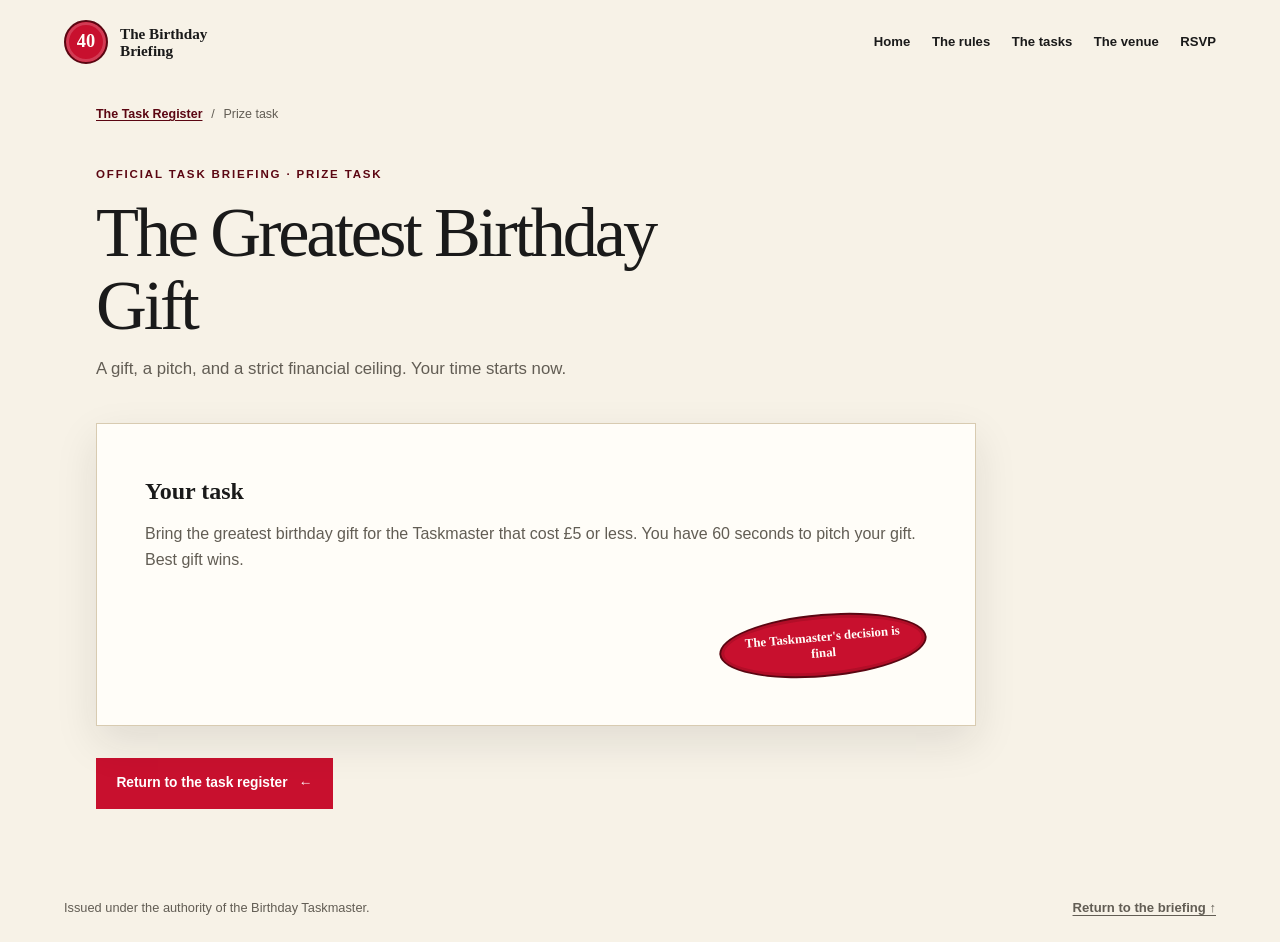
<file: tasks/prize-task.html>
<!doctype html>
<html lang="en">
  <head>
    <meta charset="utf-8">
    <meta name="viewport" content="width=device-width, initial-scale=1">
    <meta name="description" content="The official birthday gift prize-task briefing.">
    <meta name="theme-color" content="#f7f2e7">
    <title>The Greatest Birthday Gift | The Birthday Briefing</title>
    <link rel="stylesheet" href="../assets/css/style.css">
  </head>
  <body>
    <a class="skip-link" href="#main-content">Skip to the task briefing</a>
    <header class="site-header">
      <a class="wordmark" href="../index.html" aria-label="The Birthday Briefing, home">
        <span class="wordmark__seal" aria-hidden="true">40</span>
        <span class="wordmark__text">The Birthday<br>Briefing</span>
      </a>
      <nav class="site-nav" aria-label="Main navigation">
        <a href="../index.html">Home</a>
        <a href="../rules.html">The rules</a>
        <a href="./" aria-current="page">The tasks</a>
        <a href="../index.html#venue">The venue</a>
        <a href="../index.html#rsvp">RSVP</a>
      </nav>
    </header>
    <main class="document-main" id="main-content">
      <p class="breadcrumb"><a href="./">The Task Register</a> <span aria-hidden="true">/</span> Prize task</p>
      <article class="task-detail" aria-labelledby="page-title">
        <header class="page-intro">
          <p class="eyebrow">Official task briefing · Prize task</p>
          <h1 id="page-title">The Greatest Birthday Gift</h1>
          <p>A gift, a pitch, and a strict financial ceiling. Your time starts now.</p>
        </header>
        <div class="task-detail__paper">
          <section aria-labelledby="instruction-title">
            <h2 id="instruction-title">Your task</h2>
            <p>Bring the greatest birthday gift for the Taskmaster that cost £5 or less. You have 60 seconds to pitch your gift. Best gift wins.</p>
          </section>
          <p class="task-detail__seal" aria-label="The Taskmaster's decision is final">The Taskmaster's decision is final</p>
        </div>
      </article>
      <p class="page-actions"><a class="button button--red" href="./">Return to the task register <span aria-hidden="true">←</span></a></p>
    </main>
    <footer class="site-footer">
      <p>Issued under the authority of the Birthday Taskmaster.</p>
      <a href="../index.html">Return to the briefing ↑</a>
    </footer>
  </body>
</html>
</file>
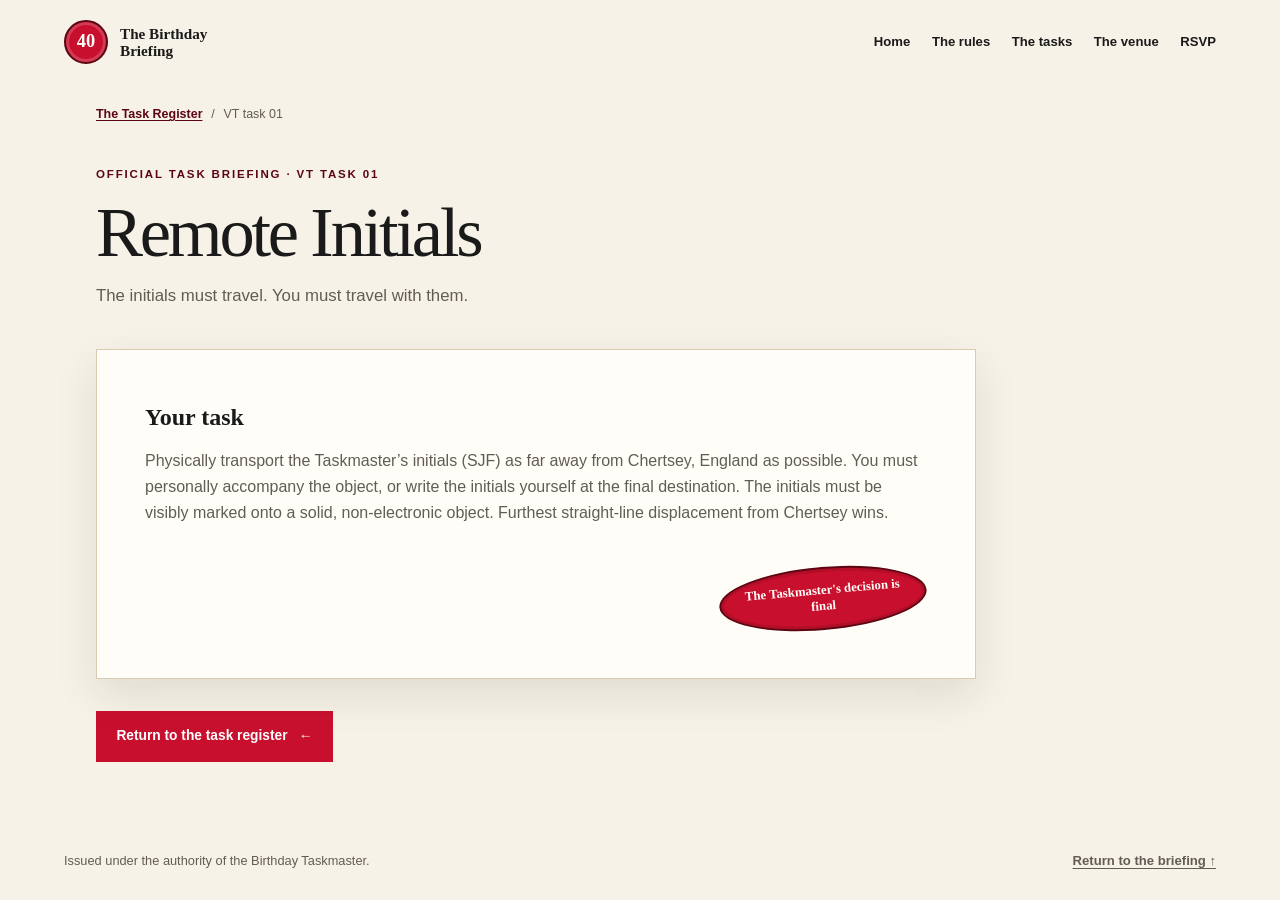
<file: tasks/remote-initials.html>
<!doctype html>
<html lang="en">
  <head>
    <meta charset="utf-8">
    <meta name="viewport" content="width=device-width, initial-scale=1">
    <meta name="description" content="The official remote initials VT task briefing.">
    <meta name="theme-color" content="#f7f2e7">
    <title>Remote Initials | The Birthday Briefing</title>
    <link rel="stylesheet" href="../assets/css/style.css">
  </head>
  <body>
    <a class="skip-link" href="#main-content">Skip to the task briefing</a>
    <header class="site-header">
      <a class="wordmark" href="../index.html" aria-label="The Birthday Briefing, home">
        <span class="wordmark__seal" aria-hidden="true">40</span>
        <span class="wordmark__text">The Birthday<br>Briefing</span>
      </a>
      <nav class="site-nav" aria-label="Main navigation">
        <a href="../index.html">Home</a>
        <a href="../rules.html">The rules</a>
        <a href="./" aria-current="page">The tasks</a>
        <a href="../index.html#venue">The venue</a>
        <a href="../index.html#rsvp">RSVP</a>
      </nav>
    </header>
    <main class="document-main" id="main-content">
      <p class="breadcrumb"><a href="./">The Task Register</a> <span aria-hidden="true">/</span> VT task 01</p>
      <article class="task-detail" aria-labelledby="page-title">
        <header class="page-intro">
          <p class="eyebrow">Official task briefing · VT task 01</p>
          <h1 id="page-title">Remote Initials</h1>
          <p>The initials must travel. You must travel with them.</p>
        </header>
        <div class="task-detail__paper">
          <section aria-labelledby="instruction-title">
            <h2 id="instruction-title">Your task</h2>
            <p>Physically transport the Taskmaster’s initials (SJF) as far away from Chertsey, England as possible. You must personally accompany the object, or write the initials yourself at the final destination. The initials must be visibly marked onto a solid, non-electronic object. Furthest straight-line displacement from Chertsey wins.</p>
          </section>
          <p class="task-detail__seal" aria-label="The Taskmaster's decision is final">The Taskmaster's decision is final</p>
        </div>
      </article>
      <p class="page-actions"><a class="button button--red" href="./">Return to the task register <span aria-hidden="true">←</span></a></p>
    </main>
    <footer class="site-footer">
      <p>Issued under the authority of the Birthday Taskmaster.</p>
      <a href="../index.html">Return to the briefing ↑</a>
    </footer>
  </body>
</html>
</file>
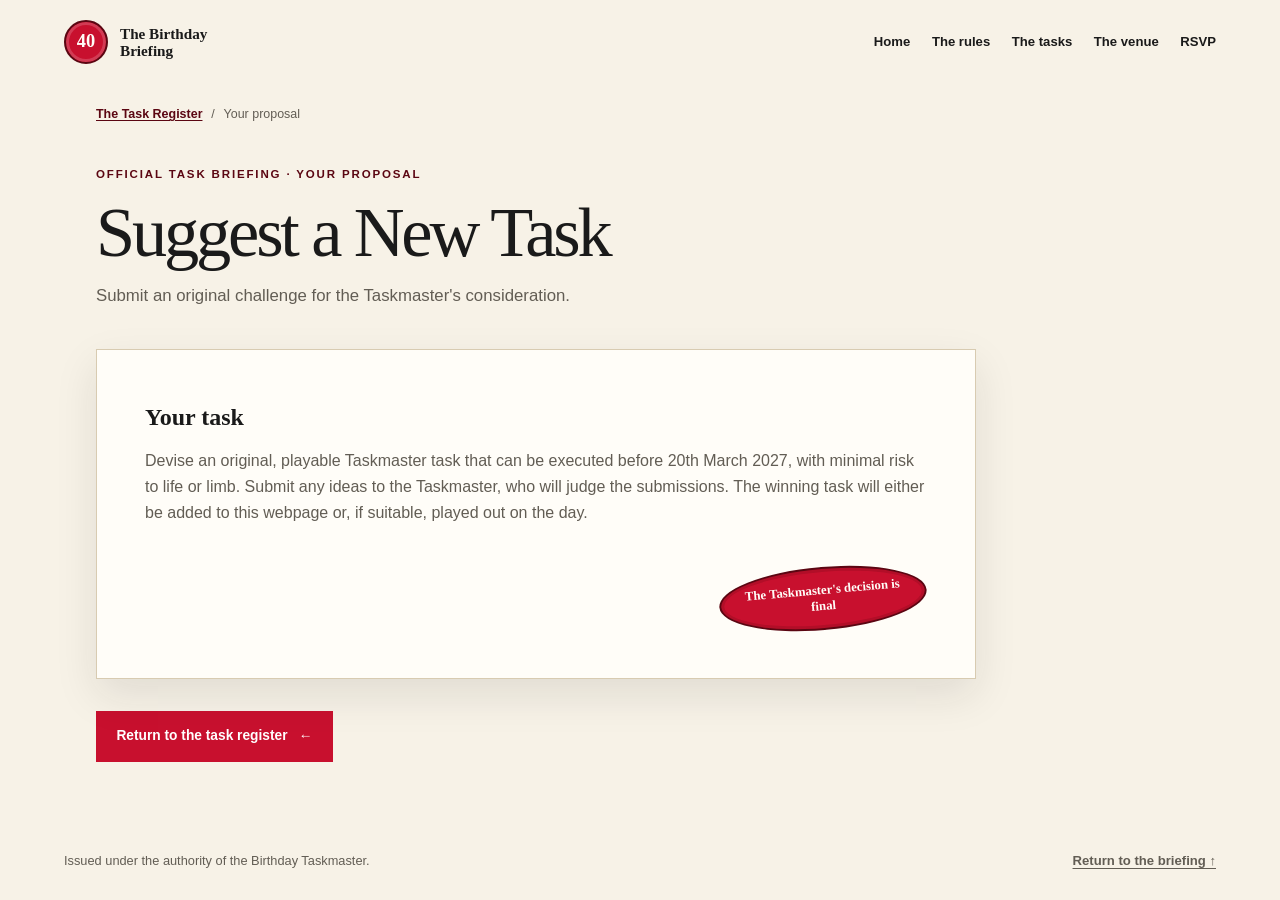
<file: tasks/suggest-a-new-task.html>
<!doctype html>
<html lang="en">
  <head>
    <meta charset="utf-8">
    <meta name="viewport" content="width=device-width, initial-scale=1">
    <meta name="description" content="Submit an original Taskmaster task proposal.">
    <meta name="theme-color" content="#f7f2e7">
    <title>Suggest a New Task | The Birthday Briefing</title>
    <link rel="stylesheet" href="../assets/css/style.css">
  </head>
  <body>
    <a class="skip-link" href="#main-content">Skip to the task briefing</a>
    <header class="site-header">
      <a class="wordmark" href="../index.html" aria-label="The Birthday Briefing, home">
        <span class="wordmark__seal" aria-hidden="true">40</span>
        <span class="wordmark__text">The Birthday<br>Briefing</span>
      </a>
      <nav class="site-nav" aria-label="Main navigation">
        <a href="../index.html">Home</a>
        <a href="../rules.html">The rules</a>
        <a href="./" aria-current="page">The tasks</a>
        <a href="../index.html#venue">The venue</a>
        <a href="../index.html#rsvp">RSVP</a>
      </nav>
    </header>
    <main class="document-main" id="main-content">
      <p class="breadcrumb"><a href="./">The Task Register</a> <span aria-hidden="true">/</span> Your proposal</p>
      <article class="task-detail" aria-labelledby="page-title">
        <header class="page-intro">
          <p class="eyebrow">Official task briefing · Your proposal</p>
          <h1 id="page-title">Suggest a New Task</h1>
          <p>Submit an original challenge for the Taskmaster's consideration.</p>
        </header>
        <div class="task-detail__paper">
          <section aria-labelledby="instruction-title">
            <h2 id="instruction-title">Your task</h2>
            <p>Devise an original, playable Taskmaster task that can be executed before 20th March 2027, with minimal risk to life or limb. Submit any ideas to the Taskmaster, who will judge the submissions. The winning task will either be added to this webpage or, if suitable, played out on the day.</p>
          </section>
          <p class="task-detail__seal" aria-label="The Taskmaster's decision is final">The Taskmaster's decision is final</p>
        </div>
      </article>
      <p class="page-actions"><a class="button button--red" href="./">Return to the task register <span aria-hidden="true">←</span></a></p>
    </main>
    <footer class="site-footer">
      <p>Issued under the authority of the Birthday Taskmaster.</p>
      <a href="../index.html">Return to the briefing ↑</a>
    </footer>
  </body>
</html>
</file>
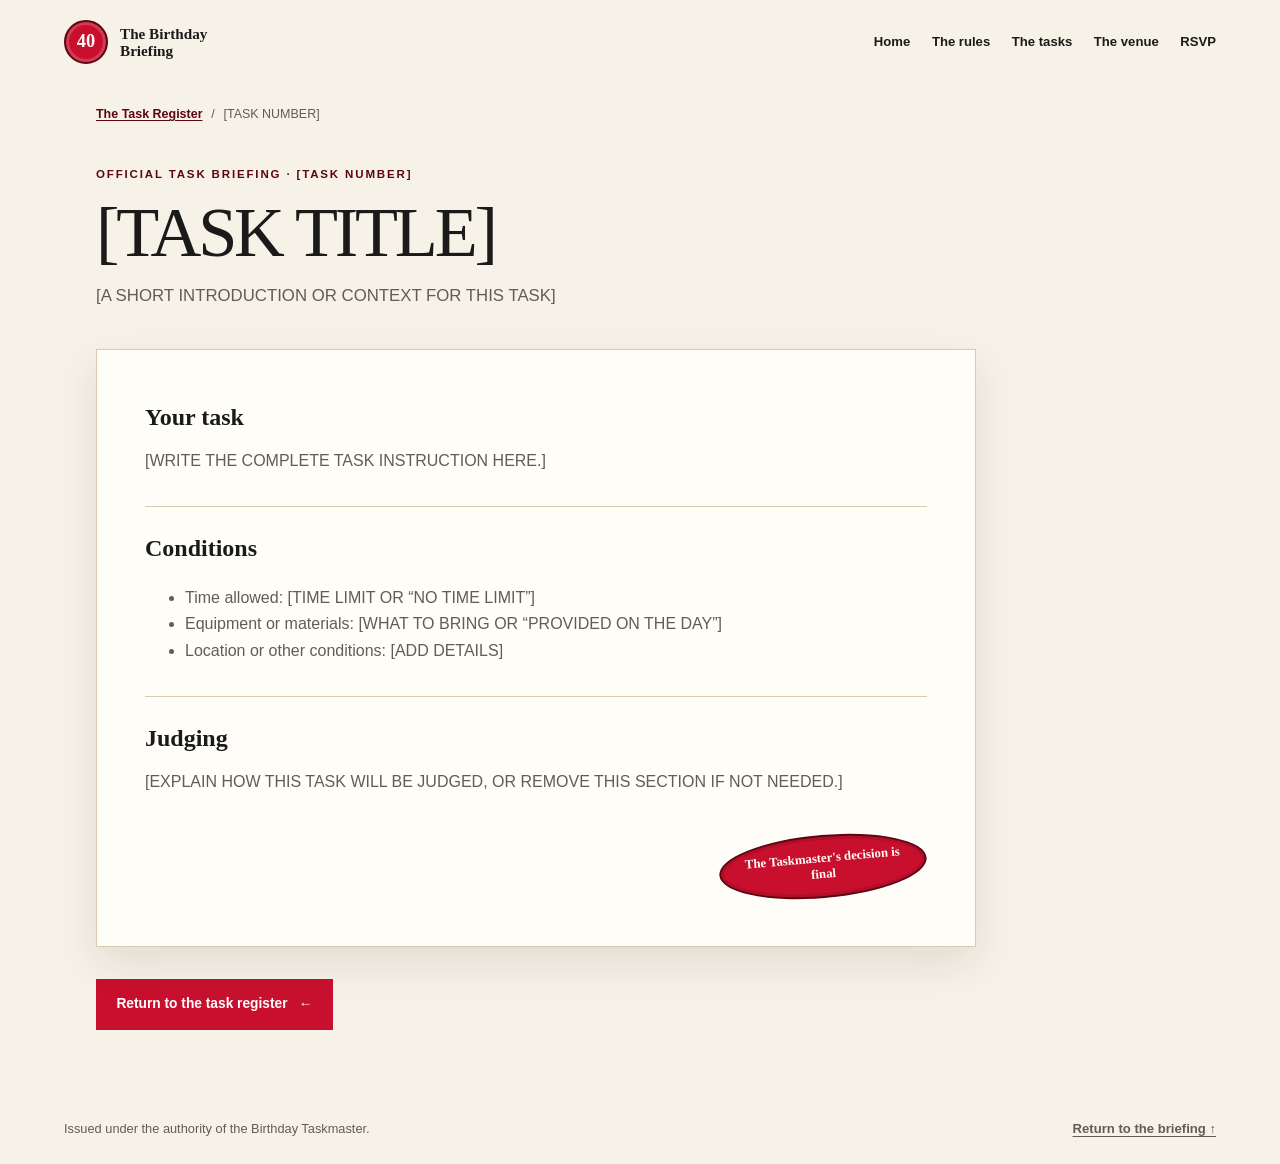
<file: tasks/task-template.html>
<!doctype html>
<html lang="en">
  <head>
    <meta charset="utf-8">
    <meta name="viewport" content="width=device-width, initial-scale=1">
    <meta
      name="description"
      content="A task briefing for the Taskmaster-themed birthday celebration."
    >
    <meta name="theme-color" content="#f7f2e7">
    <title>[TASK TITLE] | The Birthday Briefing</title>
    <link rel="stylesheet" href="../assets/css/style.css">
  </head>
  <body>
    <a class="skip-link" href="#main-content">Skip to the task briefing</a>
    <header class="site-header">
      <a class="wordmark" href="../index.html" aria-label="The Birthday Briefing, home">
        <span class="wordmark__seal" aria-hidden="true">40</span>
        <span class="wordmark__text">The Birthday<br>Briefing</span>
      </a>
      <nav class="site-nav" aria-label="Main navigation">
        <a href="../index.html">Home</a>
        <a href="../rules.html">The rules</a>
        <a href="./" aria-current="page">The tasks</a>
        <a href="../index.html#venue">The venue</a>
        <a href="../index.html#rsvp">RSVP</a>
      </nav>
    </header>

    <main class="document-main" id="main-content">
      <p class="breadcrumb"><a href="./">The Task Register</a> <span aria-hidden="true">/</span> [TASK NUMBER]</p>
      <article class="task-detail" aria-labelledby="page-title">
        <header class="page-intro">
          <p class="eyebrow">Official task briefing · [TASK NUMBER]</p>
          <h1 id="page-title">[TASK TITLE]</h1>
          <p>[A SHORT INTRODUCTION OR CONTEXT FOR THIS TASK]</p>
        </header>

        <div class="task-detail__paper">
          <section aria-labelledby="instruction-title">
            <h2 id="instruction-title">Your task</h2>
            <p>[WRITE THE COMPLETE TASK INSTRUCTION HERE.]</p>
          </section>
          <section aria-labelledby="conditions-title">
            <h2 id="conditions-title">Conditions</h2>
            <ul>
              <li>Time allowed: [TIME LIMIT OR “NO TIME LIMIT”]</li>
              <li>Equipment or materials: [WHAT TO BRING OR “PROVIDED ON THE DAY”]</li>
              <li>Location or other conditions: [ADD DETAILS]</li>
            </ul>
          </section>
          <section aria-labelledby="judging-title">
            <h2 id="judging-title">Judging</h2>
            <p>[EXPLAIN HOW THIS TASK WILL BE JUDGED, OR REMOVE THIS SECTION IF NOT NEEDED.]</p>
          </section>
          <p class="task-detail__seal" aria-label="The Taskmaster's decision is final">The Taskmaster's decision is final</p>
        </div>
      </article>
      <p class="page-actions"><a class="button button--red" href="./">Return to the task register <span aria-hidden="true">←</span></a></p>
    </main>

    <footer class="site-footer">
      <p>Issued under the authority of the Birthday Taskmaster.</p>
      <a href="../index.html">Return to the briefing ↑</a>
    </footer>
  </body>
</html>
</file>
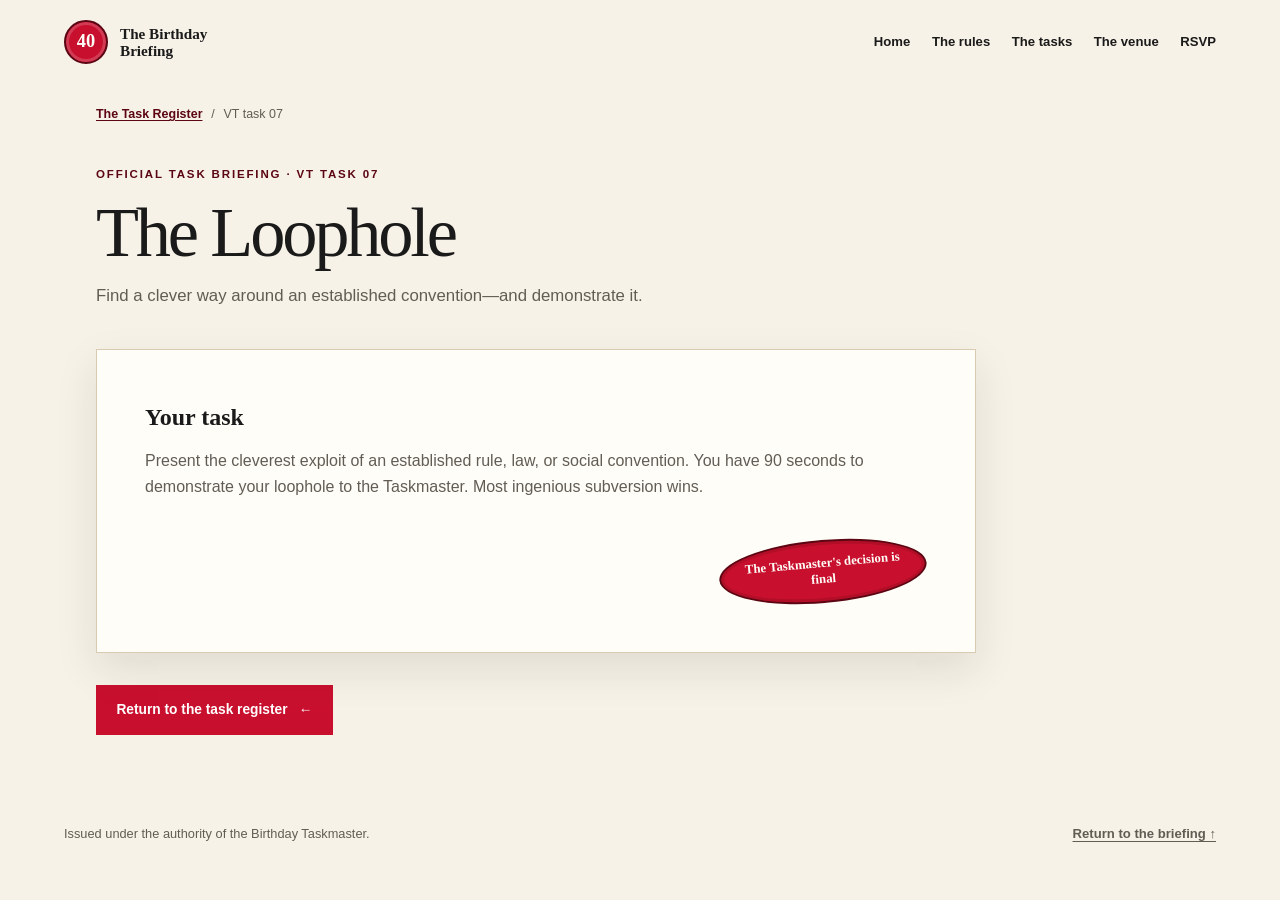
<file: tasks/the-loophole.html>
<!doctype html>
<html lang="en">
  <head>
    <meta charset="utf-8">
    <meta name="viewport" content="width=device-width, initial-scale=1">
    <meta name="description" content="The official Loophole VT task briefing.">
    <meta name="theme-color" content="#f7f2e7">
    <title>The Loophole | The Birthday Briefing</title>
    <link rel="stylesheet" href="../assets/css/style.css">
  </head>
  <body>
    <a class="skip-link" href="#main-content">Skip to the task briefing</a>
    <header class="site-header">
      <a class="wordmark" href="../index.html" aria-label="The Birthday Briefing, home">
        <span class="wordmark__seal" aria-hidden="true">40</span>
        <span class="wordmark__text">The Birthday<br>Briefing</span>
      </a>
      <nav class="site-nav" aria-label="Main navigation">
        <a href="../index.html">Home</a>
        <a href="../rules.html">The rules</a>
        <a href="./" aria-current="page">The tasks</a>
        <a href="../index.html#venue">The venue</a>
        <a href="../index.html#rsvp">RSVP</a>
      </nav>
    </header>
    <main class="document-main" id="main-content">
      <p class="breadcrumb"><a href="./">The Task Register</a> <span aria-hidden="true">/</span> VT task 07</p>
      <article class="task-detail" aria-labelledby="page-title">
        <header class="page-intro">
          <p class="eyebrow">Official task briefing · VT task 07</p>
          <h1 id="page-title">The Loophole</h1>
          <p>Find a clever way around an established convention—and demonstrate it.</p>
        </header>
        <div class="task-detail__paper">
          <section aria-labelledby="instruction-title">
            <h2 id="instruction-title">Your task</h2>
            <p>Present the cleverest exploit of an established rule, law, or social convention. You have 90 seconds to demonstrate your loophole to the Taskmaster. Most ingenious subversion wins.</p>
          </section>
          <p class="task-detail__seal" aria-label="The Taskmaster's decision is final">The Taskmaster's decision is final</p>
        </div>
      </article>
      <p class="page-actions"><a class="button button--red" href="./">Return to the task register <span aria-hidden="true">←</span></a></p>
    </main>
    <footer class="site-footer">
      <p>Issued under the authority of the Birthday Taskmaster.</p>
      <a href="../index.html">Return to the briefing ↑</a>
    </footer>
  </body>
</html>
</file>
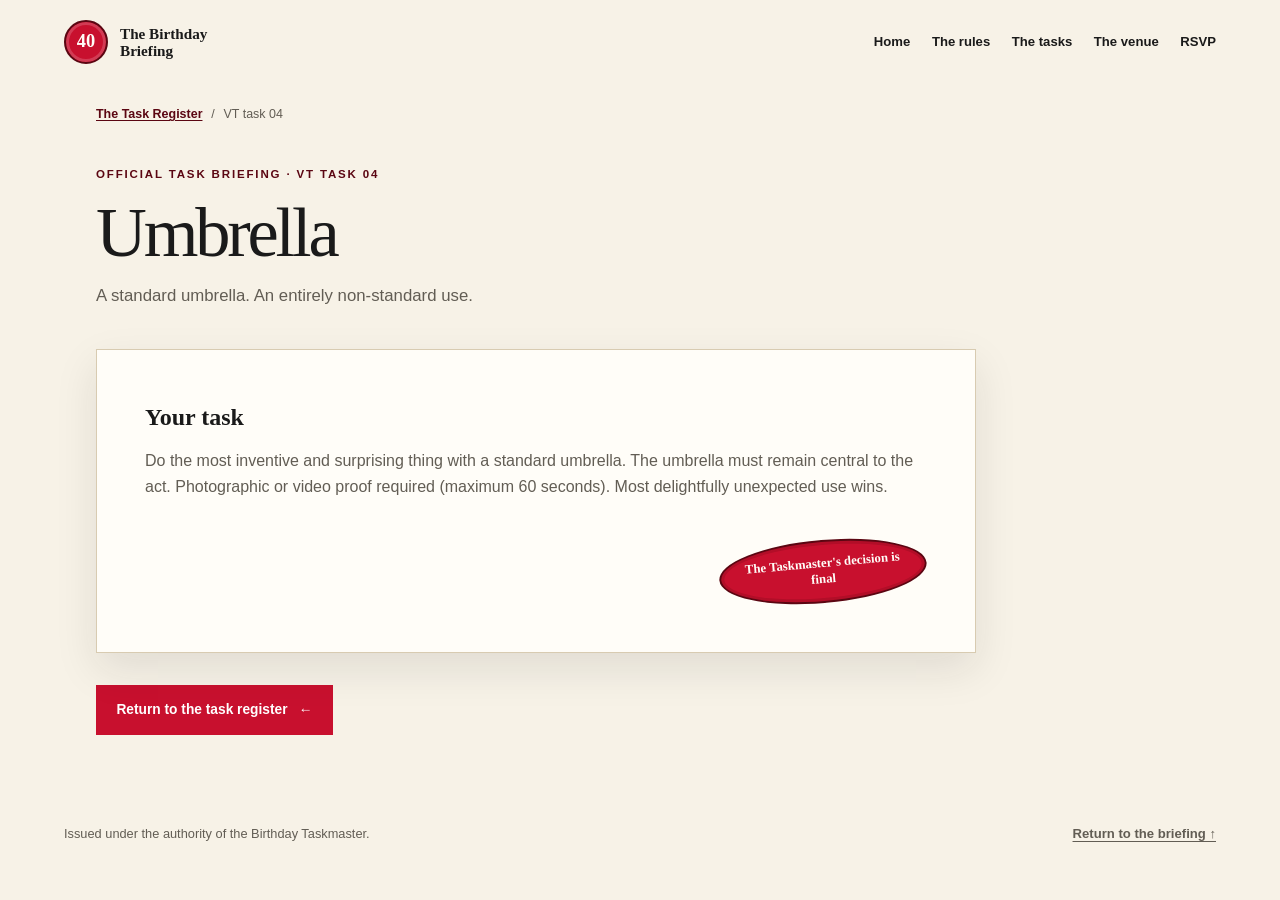
<file: tasks/umbrella.html>
<!doctype html>
<html lang="en">
  <head>
    <meta charset="utf-8">
    <meta name="viewport" content="width=device-width, initial-scale=1">
    <meta name="description" content="The official umbrella VT task briefing.">
    <meta name="theme-color" content="#f7f2e7">
    <title>Umbrella | The Birthday Briefing</title>
    <link rel="stylesheet" href="../assets/css/style.css">
  </head>
  <body>
    <a class="skip-link" href="#main-content">Skip to the task briefing</a>
    <header class="site-header">
      <a class="wordmark" href="../index.html" aria-label="The Birthday Briefing, home">
        <span class="wordmark__seal" aria-hidden="true">40</span>
        <span class="wordmark__text">The Birthday<br>Briefing</span>
      </a>
      <nav class="site-nav" aria-label="Main navigation">
        <a href="../index.html">Home</a>
        <a href="../rules.html">The rules</a>
        <a href="./" aria-current="page">The tasks</a>
        <a href="../index.html#venue">The venue</a>
        <a href="../index.html#rsvp">RSVP</a>
      </nav>
    </header>
    <main class="document-main" id="main-content">
      <p class="breadcrumb"><a href="./">The Task Register</a> <span aria-hidden="true">/</span> VT task 04</p>
      <article class="task-detail" aria-labelledby="page-title">
        <header class="page-intro">
          <p class="eyebrow">Official task briefing · VT task 04</p>
          <h1 id="page-title">Umbrella</h1>
          <p>A standard umbrella. An entirely non-standard use.</p>
        </header>
        <div class="task-detail__paper">
          <section aria-labelledby="instruction-title">
            <h2 id="instruction-title">Your task</h2>
            <p>Do the most inventive and surprising thing with a standard umbrella. The umbrella must remain central to the act. Photographic or video proof required (maximum 60 seconds). Most delightfully unexpected use wins.</p>
          </section>
          <p class="task-detail__seal" aria-label="The Taskmaster's decision is final">The Taskmaster's decision is final</p>
        </div>
      </article>
      <p class="page-actions"><a class="button button--red" href="./">Return to the task register <span aria-hidden="true">←</span></a></p>
    </main>
    <footer class="site-footer">
      <p>Issued under the authority of the Birthday Taskmaster.</p>
      <a href="../index.html">Return to the briefing ↑</a>
    </footer>
  </body>
</html>
</file>
<file: assets/css/style.css>
:root {
  color-scheme: light;
  --red: #c8102e;
  --red-dark: #5b0612;
  --parchment: #f7f2e7;
  --paper: #fffdf8;
  --gold: #c5a059;
  --ink: #1a1a1a;
  --muted: #625d54;
  --line: #d8cbb1;
  --shadow: 0 16px 40px rgb(26 26 26 / 10%);
  --serif: Georgia, "Times New Roman", serif;
  --sans: "Avenir Next", Avenir, "Segoe UI", sans-serif;
}

* {
  box-sizing: border-box;
}

html {
  scroll-behavior: smooth;
  scroll-padding-top: 1.5rem;
}

body {
  margin: 0;
  color: var(--ink);
  background: var(--parchment);
  font-family: var(--sans);
  font-size: 1rem;
  line-height: 1.65;
}

a {
  color: inherit;
}

a:focus-visible,
summary:focus-visible {
  outline: 3px solid var(--gold);
  outline-offset: 5px;
}

.skip-link {
  position: absolute;
  z-index: 5;
  top: 0.75rem;
  left: 0.75rem;
  padding: 0.65rem 1rem;
  transform: translateY(-180%);
  color: white;
  background: var(--ink);
}

.skip-link:focus {
  transform: translateY(0);
}

.site-header {
  display: flex;
  align-items: center;
  justify-content: space-between;
  gap: 1.5rem;
  max-width: 76rem;
  margin: 0 auto;
  padding: 1.25rem 2rem;
}

.wordmark {
  display: inline-flex;
  align-items: center;
  gap: 0.75rem;
  color: var(--ink);
  font-family: var(--serif);
  font-size: 0.95rem;
  font-weight: 700;
  line-height: 1.15;
  text-decoration: none;
}

.wordmark__seal {
  display: grid;
  width: 2.75rem;
  aspect-ratio: 1;
  place-items: center;
  border: 2px solid var(--red-dark);
  border-radius: 50%;
  color: var(--paper);
  background: var(--red);
  box-shadow: inset 0 0 0 3px rgb(255 255 255 / 18%);
  font-family: var(--serif);
  font-size: 1.15rem;
}

.site-nav {
  display: flex;
  flex-wrap: wrap;
  justify-content: flex-end;
  gap: 0.4rem 1.35rem;
}

.site-nav a,
.site-footer a {
  font-size: 0.82rem;
  font-weight: 700;
  text-decoration-thickness: 1px;
  text-underline-offset: 0.25em;
}

.site-nav a {
  text-decoration: none;
}

.site-nav a:hover,
.site-footer a:hover {
  color: var(--red);
  text-decoration: underline;
}

.hero {
  position: relative;
  display: grid;
  grid-template-columns: minmax(0, 1fr) 15rem;
  align-items: center;
  gap: 2rem;
  max-width: 76rem;
  min-height: 38rem;
  margin: 1.5rem auto 0;
  padding: 2rem;
}

.hero__paper {
  position: relative;
  min-height: 31rem;
  padding: clamp(2rem, 7vw, 5.5rem) clamp(1.5rem, 7vw, 6rem);
  overflow: hidden;
  border: 1px solid var(--line);
  background:
    linear-gradient(135deg, transparent 0 12px, var(--paper) 13px) top left,
    linear-gradient(225deg, transparent 0 12px, var(--paper) 13px) top right,
    linear-gradient(315deg, transparent 0 12px, var(--paper) 13px) bottom right,
    linear-gradient(45deg, transparent 0 12px, var(--paper) 13px) bottom left,
    var(--paper);
  background-size: 51% 51%;
  background-repeat: no-repeat;
  box-shadow: var(--shadow);
}

.hero__paper::before {
  position: absolute;
  inset: 0.65rem;
  border: 1px solid rgb(197 160 89 / 55%);
  content: "";
  pointer-events: none;
}

.eyebrow {
  margin: 0 0 0.75rem;
  color: var(--red-dark);
  font-size: 0.72rem;
  font-weight: 800;
  letter-spacing: 0.16em;
  text-transform: uppercase;
}

.hero__recipient {
  margin: 0 0 1rem;
  color: var(--muted);
  font-family: var(--serif);
  font-style: italic;
}

.hero__recipient span {
  color: var(--ink);
  font-weight: 700;
}

h1,
h2,
h3,
p {
  margin-top: 0;
}

h1,
h2,
h3 {
  font-family: var(--serif);
}

h1 {
  max-width: 14ch;
  margin-bottom: 1.1rem;
  font-size: clamp(2.4rem, 5.5vw, 4.6rem);
  font-weight: 500;
  letter-spacing: -0.045em;
  line-height: 1.04;
}

.hero__intro {
  max-width: 39rem;
  margin-bottom: 1.6rem;
  color: var(--muted);
  font-size: 1.05rem;
}

.button {
  display: inline-flex;
  align-items: center;
  justify-content: center;
  gap: 0.7rem;
  min-height: 3rem;
  padding: 0.75rem 1.15rem;
  border: 2px solid transparent;
  font-size: 0.86rem;
  font-weight: 800;
  text-decoration: none;
  transition: background-color 160ms ease, color 160ms ease, transform 160ms ease;
}

.button:hover {
  transform: translateY(-2px);
}

.button--red {
  color: white;
  background: var(--red);
}

.button--red:hover {
  background: var(--red-dark);
}

.hero__seal {
  position: absolute;
  right: 2.4rem;
  bottom: 2.25rem;
  display: grid;
  width: 6.1rem;
  aspect-ratio: 1;
  place-items: center;
  border: 2px solid #8e1523;
  border-radius: 47% 53% 50% 48%;
  color: #fff9ea;
  background:
    radial-gradient(circle at 32% 28%, rgb(255 255 255 / 18%), transparent 33%),
    var(--red);
  box-shadow: inset 0 0 0 4px rgb(91 6 18 / 25%), 0 5px 10px rgb(26 26 26 / 22%);
  font-family: var(--serif);
  font-size: 0.68rem;
  font-weight: 700;
  line-height: 1.15;
  text-align: center;
  transform: rotate(9deg);
}

.hero__serial {
  position: absolute;
  right: 1.2rem;
  bottom: 1.1rem;
  color: var(--muted);
  font-size: 0.58rem;
  font-weight: 700;
  letter-spacing: 0.12em;
}

.countdown {
  padding: 1.4rem 0 1.4rem 1.5rem;
  border-left: 2px solid var(--gold);
}

.countdown__value {
  max-width: 12rem;
  margin-bottom: 0.5rem;
  color: var(--red-dark);
  font-family: var(--serif);
  font-size: 1.55rem;
  font-weight: 700;
  line-height: 1.2;
  font-variant-numeric: tabular-nums;
}

.countdown__note {
  margin-bottom: 0;
  color: var(--muted);
  font-size: 0.85rem;
}

.section-rule {
  display: flex;
  align-items: center;
  gap: 1rem;
  max-width: 72rem;
  margin: 1rem auto 0;
  padding: 0 2rem;
  color: var(--red-dark);
  font-family: var(--serif);
  font-size: 0.85rem;
  font-style: italic;
  text-align: center;
}

.section-rule::before,
.section-rule::after {
  height: 1px;
  flex: 1;
  background: var(--line);
  content: "";
}

.content-section {
  max-width: 72rem;
  margin: 0 auto;
  padding: 5.5rem 2rem;
}

.section-heading {
  max-width: 42rem;
  margin-bottom: 2.4rem;
}

.section-heading h2,
.judgement-card h2 {
  margin-bottom: 0.8rem;
  font-size: clamp(2.1rem, 4vw, 3rem);
  font-weight: 500;
  letter-spacing: -0.035em;
  line-height: 1.1;
}

.section-heading > p:last-child {
  max-width: 38rem;
  margin-bottom: 0;
  color: var(--muted);
}

.section-number {
  display: inline-block;
  margin-right: 0.35em;
  color: var(--red);
  font-family: var(--sans);
  font-size: 0.63em;
  font-weight: 800;
  letter-spacing: 0.03em;
  vertical-align: 0.14em;
}

.rules-grid,
.venue-grid {
  display: grid;
  grid-template-columns: repeat(3, minmax(0, 1fr));
  gap: 1rem;
}

.rule-card,
.ration-card {
  position: relative;
  min-height: 15rem;
  padding: 1.6rem;
  border: 1px solid var(--line);
  background: var(--paper);
  box-shadow: 0 7px 18px rgb(26 26 26 / 5%);
}

.rule-card--date {
  border-top: 4px solid var(--red);
}

.rule-card__icon {
  display: grid;
  width: 2rem;
  aspect-ratio: 1;
  place-items: center;
  margin-bottom: 1rem;
  border: 1px solid var(--gold);
  border-radius: 50%;
  color: var(--red-dark);
  font-size: 0.7rem;
  font-weight: 800;
}

.rule-card h3,
.ration-card h3 {
  margin-bottom: 0.5rem;
  font-size: 1.3rem;
}

.rule-card p,
.ration-card p {
  margin-bottom: 0.7rem;
  color: var(--muted);
  font-size: 0.9rem;
}

.rule-card strong {
  color: var(--ink);
}

.text-link {
  color: var(--red-dark);
  font-size: 0.87rem;
  font-weight: 800;
  text-underline-offset: 0.25em;
}

.tasks-section {
  border-top: 1px solid var(--line);
  border-bottom: 1px solid var(--line);
  background:
    linear-gradient(90deg, rgb(200 16 46 / 3%) 1px, transparent 1px),
    linear-gradient(rgb(200 16 46 / 3%) 1px, transparent 1px),
    #f1e9d8;
  background-size: 28px 28px;
}

.task-index {
  display: grid;
  gap: 0.85rem;
  max-width: 58rem;
}

.task-register-section + .task-register-section {
  margin-top: 3rem;
}

.task-register-section > h2 {
  margin-bottom: 1rem;
  color: var(--red-dark);
  font-size: 1.8rem;
}

.register-rules {
  max-width: 58rem;
  margin-bottom: 3rem;
}

.register-rules h2 {
  margin-bottom: 0.8rem;
  font-size: 1.8rem;
}

.register-rules ul {
  margin-bottom: 0;
  padding-left: 1.4rem;
}

.register-rules li {
  padding-left: 0.2rem;
  color: var(--muted);
}

.register-rules li + li {
  margin-top: 0.35rem;
}

.task-card {
  position: relative;
  display: grid;
  grid-template-columns: 6rem 1fr 3rem;
  align-items: center;
  gap: 0.4rem 1rem;
  min-height: 6rem;
  padding: 1rem 1.3rem;
  border: 1px solid #b8aa90;
  background: var(--paper);
  box-shadow: 0 7px 18px rgb(26 26 26 / 6%);
  text-decoration: none;
  transition: border-color 160ms ease, transform 160ms ease, box-shadow 160ms ease;
}

.task-card:hover {
  transform: translateY(-2px);
  border-color: var(--red);
  box-shadow: 0 11px 24px rgb(26 26 26 / 10%);
}

.task-card__number {
  grid-column: 1;
  grid-row: 1 / span 2;
  color: var(--red-dark);
  font-size: 0.68rem;
  font-weight: 800;
  letter-spacing: 0.11em;
  text-transform: uppercase;
}

.task-card__title {
  grid-column: 2;
  font-family: var(--serif);
  font-size: 1.25rem;
  font-weight: 700;
}

.task-card__description {
  grid-column: 2;
  color: var(--muted);
  font-size: 0.9rem;
}

.task-card__seal {
  grid-column: 3;
  grid-row: 1 / span 2;
  display: grid;
  width: 2.6rem;
  aspect-ratio: 1;
  place-items: center;
  border-radius: 50%;
  color: white;
  background: var(--red);
  font-size: 0.58rem;
  font-weight: 800;
}

.venue-grid {
  grid-template-columns: repeat(2, minmax(0, 1fr));
}

.ration-card {
  min-height: 12rem;
  padding-right: 6rem;
}

.ration-card__stamp {
  position: absolute;
  top: 1.5rem;
  right: 1.4rem;
  display: grid;
  width: 3.8rem;
  aspect-ratio: 1;
  place-items: center;
  border: 1px solid var(--gold);
  border-radius: 50%;
  color: var(--red-dark);
  font-size: 0.54rem;
  font-weight: 900;
  letter-spacing: 0.08em;
  transform: rotate(10deg);
}

.dietary-note {
  margin: 1.2rem 0 0;
  padding: 1rem 1.2rem;
  border-left: 3px solid var(--gold);
  background: rgb(255 253 248 / 65%);
  font-size: 0.9rem;
}

.dietary-note strong {
  color: var(--red-dark);
}

.judgement-section {
  padding: 5rem 2rem;
  color: var(--paper);
  background: var(--red-dark);
}

.judgement-card {
  max-width: 47rem;
  margin: 0 auto;
  padding: clamp(2rem, 6vw, 4rem);
  border: 1px solid rgb(197 160 89 / 70%);
  text-align: center;
}

.judgement-card .eyebrow {
  color: #ead3a0;
}

.judgement-card h2 {
  color: white;
}

.judgement-card > p:not(.eyebrow) {
  max-width: 34rem;
  margin-right: auto;
  margin-left: auto;
}

.judgement-card__note,
.judgement-card__contact {
  color: #eadfce;
  font-size: 0.84rem;
}

.judgement-card__note {
  margin-bottom: 1.4rem;
}

.button--light {
  margin-bottom: 1.5rem;
  color: var(--red-dark);
  background: var(--paper);
}

.button--light:hover {
  color: var(--ink);
  background: #eadfce;
}

.judgement-card__contact {
  margin-bottom: 0;
}

.site-footer {
  display: flex;
  justify-content: space-between;
  gap: 1rem;
  max-width: 76rem;
  margin: 0 auto;
  padding: 1.5rem 2rem;
  color: var(--muted);
  font-size: 0.8rem;
}

.site-footer p {
  margin-bottom: 0;
}

.document-main {
  max-width: 72rem;
  min-height: 65vh;
  margin: 0 auto;
  padding: 1.25rem 2rem 4rem;
}

.breadcrumb {
  display: flex;
  flex-wrap: wrap;
  gap: 0.55rem;
  margin: 0 0 2.5rem;
  color: var(--muted);
  font-size: 0.78rem;
}

.breadcrumb a {
  color: var(--red-dark);
  font-weight: 700;
  text-underline-offset: 0.2em;
}

.page-intro {
  max-width: 48rem;
  margin: 0 0 2.5rem;
}

.page-intro h1 {
  max-width: 18ch;
  margin-bottom: 0.8rem;
  font-size: clamp(2.5rem, 6vw, 4.4rem);
}

.page-intro > p:last-child {
  max-width: 42rem;
  margin-bottom: 0;
  color: var(--muted);
  font-size: 1.05rem;
}

.empty-state {
  position: relative;
  max-width: 55rem;
  min-height: 14rem;
  margin: 2rem 0;
  padding: 2.5rem 8rem 2.5rem 2rem;
  border: 1px solid var(--line);
  background: var(--paper);
  box-shadow: var(--shadow);
}

.empty-state h2,
.task-detail__paper h2,
.rules-page-card h2 {
  margin-bottom: 0.6rem;
  font-size: 1.5rem;
}

.empty-state > p:last-child {
  max-width: 38rem;
  margin-bottom: 0;
  color: var(--muted);
}

.empty-state__seal {
  position: absolute;
  top: 50%;
  right: 2rem;
  display: grid;
  width: 4.5rem;
  aspect-ratio: 1;
  place-items: center;
  transform: translateY(-50%) rotate(9deg);
  border: 2px solid var(--red-dark);
  border-radius: 48% 52% 50% 46%;
  color: var(--paper);
  background: var(--red);
  box-shadow: inset 0 0 0 4px rgb(91 6 18 / 22%);
  font-family: var(--serif);
  font-size: 1.5rem;
  font-weight: 700;
}

.rules-list {
  display: grid;
  grid-template-columns: repeat(2, minmax(0, 1fr));
  gap: 1rem;
}

.rules-page-card {
  min-height: 13rem;
  padding: 1.5rem;
  border: 1px solid var(--line);
  background: var(--paper);
  box-shadow: 0 7px 18px rgb(26 26 26 / 5%);
}

.rules-page-card p {
  margin-bottom: 0;
  color: var(--muted);
}

.rules-notice {
  margin-top: 1.4rem;
  padding: 1rem 1.2rem;
  border-left: 3px solid var(--gold);
  background: rgb(255 253 248 / 70%);
}

.task-detail {
  max-width: 55rem;
}

.task-detail__paper {
  position: relative;
  padding: clamp(1.5rem, 5vw, 3rem);
  border: 1px solid var(--line);
  background: var(--paper);
  box-shadow: var(--shadow);
}

.task-detail__paper section + section {
  margin-top: 2rem;
  padding-top: 1.4rem;
  border-top: 1px solid var(--line);
}

.task-detail__paper p,
.task-detail__paper li {
  color: var(--muted);
}

.task-detail__seal {
  width: fit-content;
  max-width: 13rem;
  margin: 2.5rem 0 0 auto;
  padding: 0.9rem 1.2rem;
  border: 2px solid var(--red-dark);
  border-radius: 50%;
  color: var(--paper) !important;
  background: var(--red);
  box-shadow: inset 0 0 0 3px rgb(91 6 18 / 20%);
  font-family: var(--serif);
  font-size: 0.8rem;
  font-weight: 700;
  line-height: 1.2;
  text-align: center;
  transform: rotate(-5deg);
}

.page-actions {
  margin: 2rem 0 0;
}

@media (max-width: 760px) {
  .site-header {
    align-items: flex-start;
    flex-direction: column;
    gap: 1rem;
    padding: 1rem 1.25rem;
  }

  .site-nav {
    justify-content: flex-start;
    gap: 0.45rem 1rem;
  }

  .hero {
    grid-template-columns: 1fr;
    gap: 1.4rem;
    min-height: 0;
    margin-top: 0.5rem;
    padding: 1rem 1.25rem;
  }

  .hero__paper {
    min-height: 29rem;
    padding: 3rem 2rem 8.5rem;
  }

  .hero__seal {
    right: 1.5rem;
    bottom: 2rem;
    width: 5.25rem;
  }

  .hero__serial {
    right: 0.9rem;
    bottom: 0.75rem;
    font-size: 0.48rem;
  }

  .countdown {
    padding: 0.2rem 0 0.2rem 1rem;
  }

  .countdown__value {
    max-width: none;
    font-size: 1.35rem;
  }

  .section-rule {
    padding: 0 1.25rem;
  }

  .content-section {
    padding: 4rem 1.25rem;
  }

  .rules-grid {
    grid-template-columns: 1fr;
  }

  .rule-card {
    min-height: 0;
  }

  .task-card {
    grid-template-columns: 4.5rem 1fr 2.6rem;
    gap: 0.4rem 0.65rem;
    padding: 0.9rem;
  }

  .task-card__title {
    font-size: 1.05rem;
  }

  .venue-grid {
    grid-template-columns: 1fr;
  }

  .judgement-section {
    padding: 3.5rem 1.25rem;
  }

  .site-footer {
    flex-direction: column;
    padding: 1.25rem;
  }

  .document-main {
    padding: 1rem 1.25rem 3rem;
  }

  .breadcrumb {
    margin-bottom: 1.8rem;
  }

  .empty-state {
    min-height: 0;
    padding: 1.5rem 1.5rem 6rem;
  }

  .empty-state__seal {
    top: auto;
    right: 1.3rem;
    bottom: 0.8rem;
    width: 3.5rem;
    transform: rotate(9deg);
  }

  .rules-list {
    grid-template-columns: 1fr;
  }

  .rules-page-card {
    min-height: 0;
  }

  .task-detail__seal {
    margin-top: 2rem;
  }
}

@media (max-width: 400px) {
  .hero__paper {
    padding-right: 1.35rem;
    padding-left: 1.35rem;
  }

  .task-card {
    grid-template-columns: 1fr 2.6rem;
  }

  .task-card__number {
    grid-column: 1;
    grid-row: auto;
  }

  .task-card__title {
    grid-column: 1;
  }

  .task-card__description {
    grid-column: 1;
  }

  .task-card__seal {
    grid-column: 2;
    grid-row: 1 / span 3;
  }

  .ration-card {
    padding-right: 5rem;
    padding-left: 1.2rem;
  }
}

@media (prefers-reduced-motion: reduce) {
  *,
  *::before,
  *::after {
    scroll-behavior: auto !important;
    animation-duration: 0.01ms !important;
    animation-iteration-count: 1 !important;
    transition-duration: 0.01ms !important;
  }
}
</file>
